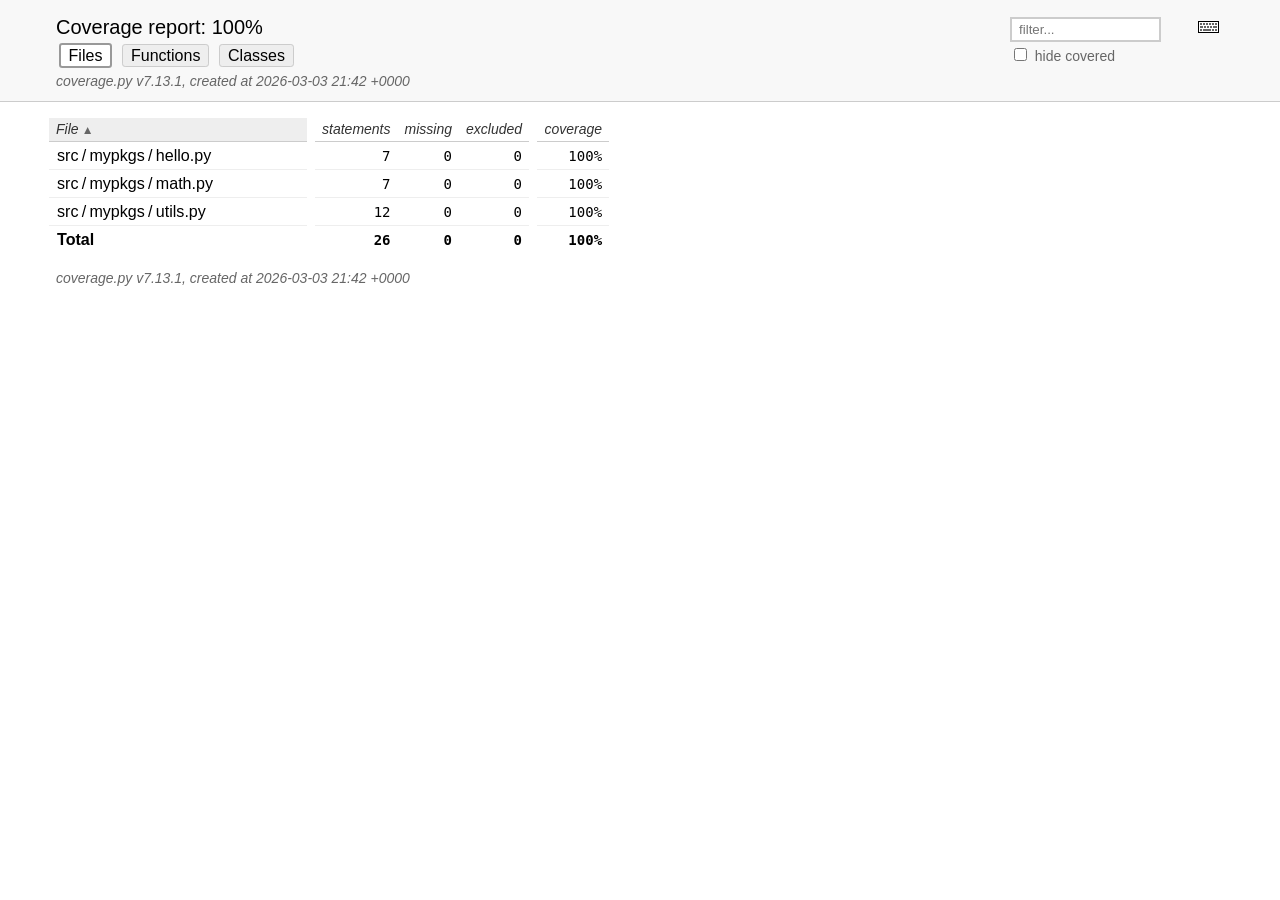
<file: htmlcov/index.html>
<!DOCTYPE html>
<html lang="en">
<head>
    <meta http-equiv="Content-Type" content="text/html; charset=utf-8">
    <title>Coverage report</title>
    <link rel="icon" sizes="32x32" href="favicon_32_cb_c827f16f.png">
    <link rel="stylesheet" href="style_cb_9ff733b0.css" type="text/css">
    <script src="coverage_html_cb_dd2e7eb5.js" defer></script>
</head>
<body class="indexfile">
<header>
    <div class="content">
        <h1>Coverage report:
            <span class="pc_cov">100%</span>
        </h1>
        <aside id="help_panel_wrapper">
            <input id="help_panel_state" type="checkbox">
            <label for="help_panel_state">
                <img id="keyboard_icon" src="keybd_closed_cb_900cfef5.png" alt="Show/hide keyboard shortcuts">
            </label>
            <div id="help_panel">
                <p class="legend">Shortcuts on this page</p>
                <div class="keyhelp">
                    <p>
                        <kbd>f</kbd>
                        <kbd>s</kbd>
                        <kbd>m</kbd>
                        <kbd>x</kbd>
                        <kbd>c</kbd>
                        &nbsp; change column sorting
                    </p>
                    <p>
                        <kbd>[</kbd>
                        <kbd>]</kbd>
                        &nbsp; prev/next file
                    </p>
                    <p>
                        <kbd>?</kbd> &nbsp; show/hide this help
                    </p>
                </div>
            </div>
        </aside>
        <form id="filter_container">
            <input id="filter" type="text" value="" placeholder="filter...">
            <div>
                <input id="hide100" type="checkbox" >
                <label for="hide100">hide covered</label>
            </div>
        </form>
        <h2>
                <a class="button current">Files</a>
                <a class="button" href="function_index.html">Functions</a>
                <a class="button" href="class_index.html">Classes</a>
        </h2>
        <p class="text">
            <a class="nav" href="https://coverage.readthedocs.io/en/7.13.1">coverage.py v7.13.1</a>,
            created at 2026-03-03 21:42 +0000
        </p>
    </div>
</header>
<main id="index">
    <table class="index" data-sortable>
        <thead>
            <tr class="tablehead" title="Click to sort">
                <th id="file" class="name" aria-sort="none" data-shortcut="f">File<span class="arrows"></span></th>
                <th class="spacer">&nbsp;</th>
                <th id="statements" aria-sort="none" data-default-sort-order="descending" data-shortcut="s">statements<span class="arrows"></span></th>
                <th id="missing" aria-sort="none" data-default-sort-order="descending" data-shortcut="m">missing<span class="arrows"></span></th>
                <th id="excluded" aria-sort="none" data-default-sort-order="descending" data-shortcut="x">excluded<span class="arrows"></span></th>
                <th class="spacer">&nbsp;</th>
                <th id="coverage" aria-sort="none" data-shortcut="c">coverage<span class="arrows"></span></th>
            </tr>
        </thead>
        <tbody>
            <tr class="region">
                <td class="name"><a href="z_d98847eb0ba44d25_hello_py.html">src&#8201;/&#8201;mypkgs&#8201;/&#8201;hello.py</a></td>
                <td class="spacer">&nbsp;</td>
                <td>7</td>
                <td>0</td>
                <td>0</td>
                <td class="spacer">&nbsp;</td>
                <td data-ratio="7 7">100%</td>
            </tr>
            <tr class="region">
                <td class="name"><a href="z_d98847eb0ba44d25_math_py.html">src&#8201;/&#8201;mypkgs&#8201;/&#8201;math.py</a></td>
                <td class="spacer">&nbsp;</td>
                <td>7</td>
                <td>0</td>
                <td>0</td>
                <td class="spacer">&nbsp;</td>
                <td data-ratio="7 7">100%</td>
            </tr>
            <tr class="region">
                <td class="name"><a href="z_d98847eb0ba44d25_utils_py.html">src&#8201;/&#8201;mypkgs&#8201;/&#8201;utils.py</a></td>
                <td class="spacer">&nbsp;</td>
                <td>12</td>
                <td>0</td>
                <td>0</td>
                <td class="spacer">&nbsp;</td>
                <td data-ratio="12 12">100%</td>
            </tr>
        </tbody>
        <tfoot>
            <tr class="total">
                <td class="name">Total</td>
                <td class="spacer">&nbsp;</td>
                <td>26</td>
                <td>0</td>
                <td>0</td>
                <td class="spacer">&nbsp;</td>
                <td data-ratio="26 26">100%</td>
            </tr>
        </tfoot>
    </table>
    <p id="no_rows">
        No items found using the specified filter.
    </p>
</main>
<footer>
    <div class="content">
        <p>
            <a class="nav" href="https://coverage.readthedocs.io/en/7.13.1">coverage.py v7.13.1</a>,
            created at 2026-03-03 21:42 +0000
        </p>
    </div>
    <aside class="hidden">
        <a id="prevFileLink" class="nav" href="z_d98847eb0ba44d25_utils_py.html"></a>
        <a id="nextFileLink" class="nav" href="z_d98847eb0ba44d25_hello_py.html"></a>
        <button type="button" class="button_prev_file" data-shortcut="["></button>
        <button type="button" class="button_next_file" data-shortcut="]"></button>
        <button type="button" class="button_show_hide_help" data-shortcut="?"></button>
    </aside>
</footer>
</body>
</html>
</file>
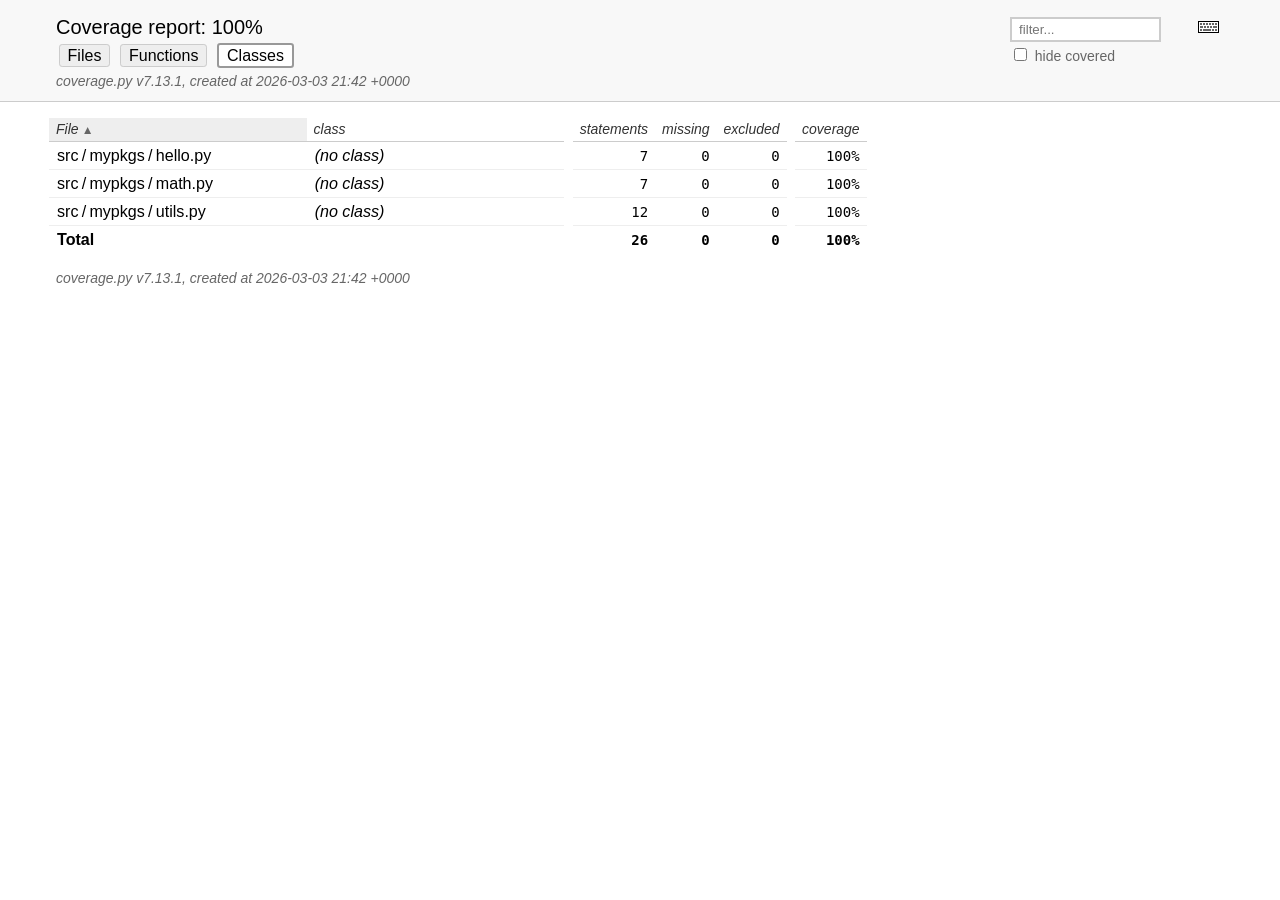
<file: htmlcov/class_index.html>
<!DOCTYPE html>
<html lang="en">
<head>
    <meta http-equiv="Content-Type" content="text/html; charset=utf-8">
    <title>Coverage report</title>
    <link rel="icon" sizes="32x32" href="favicon_32_cb_c827f16f.png">
    <link rel="stylesheet" href="style_cb_9ff733b0.css" type="text/css">
    <script src="coverage_html_cb_dd2e7eb5.js" defer></script>
</head>
<body class="indexfile">
<header>
    <div class="content">
        <h1>Coverage report:
            <span class="pc_cov">100%</span>
        </h1>
        <aside id="help_panel_wrapper">
            <input id="help_panel_state" type="checkbox">
            <label for="help_panel_state">
                <img id="keyboard_icon" src="keybd_closed_cb_900cfef5.png" alt="Show/hide keyboard shortcuts">
            </label>
            <div id="help_panel">
                <p class="legend">Shortcuts on this page</p>
                <div class="keyhelp">
                    <p>
                        <kbd>f</kbd>
                        <kbd>n</kbd>
                        <kbd>s</kbd>
                        <kbd>m</kbd>
                        <kbd>x</kbd>
                        <kbd>c</kbd>
                        &nbsp; change column sorting
                    </p>
                    <p>
                        <kbd>[</kbd>
                        <kbd>]</kbd>
                        &nbsp; prev/next file
                    </p>
                    <p>
                        <kbd>?</kbd> &nbsp; show/hide this help
                    </p>
                </div>
            </div>
        </aside>
        <form id="filter_container">
            <input id="filter" type="text" value="" placeholder="filter...">
            <div>
                <input id="hide100" type="checkbox" >
                <label for="hide100">hide covered</label>
            </div>
        </form>
        <h2>
                <a class="button" href="index.html">Files</a>
                <a class="button" href="function_index.html">Functions</a>
                <a class="button current">Classes</a>
        </h2>
        <p class="text">
            <a class="nav" href="https://coverage.readthedocs.io/en/7.13.1">coverage.py v7.13.1</a>,
            created at 2026-03-03 21:42 +0000
        </p>
    </div>
</header>
<main id="index">
    <table class="index" data-sortable>
        <thead>
            <tr class="tablehead" title="Click to sort">
                <th id="file" class="name" aria-sort="none" data-shortcut="f">File<span class="arrows"></span></th>
                <th id="region" class="name" aria-sort="none" data-default-sort-order="ascending" data-shortcut="n">class<span class="arrows"></span></th>
                <th class="spacer">&nbsp;</th>
                <th id="statements" aria-sort="none" data-default-sort-order="descending" data-shortcut="s">statements<span class="arrows"></span></th>
                <th id="missing" aria-sort="none" data-default-sort-order="descending" data-shortcut="m">missing<span class="arrows"></span></th>
                <th id="excluded" aria-sort="none" data-default-sort-order="descending" data-shortcut="x">excluded<span class="arrows"></span></th>
                <th class="spacer">&nbsp;</th>
                <th id="coverage" aria-sort="none" data-shortcut="c">coverage<span class="arrows"></span></th>
            </tr>
        </thead>
        <tbody>
            <tr class="region">
                <td class="name"><a href="z_d98847eb0ba44d25_hello_py.html">src&#8201;/&#8201;mypkgs&#8201;/&#8201;hello.py</a></td>
                <td class="name"><a href="z_d98847eb0ba44d25_hello_py.html"><data value=''><span class='no-noun'>(no class)</span></data></a></td>
                <td class="spacer">&nbsp;</td>
                <td>7</td>
                <td>0</td>
                <td>0</td>
                <td class="spacer">&nbsp;</td>
                <td data-ratio="7 7">100%</td>
            </tr>
            <tr class="region">
                <td class="name"><a href="z_d98847eb0ba44d25_math_py.html">src&#8201;/&#8201;mypkgs&#8201;/&#8201;math.py</a></td>
                <td class="name"><a href="z_d98847eb0ba44d25_math_py.html"><data value=''><span class='no-noun'>(no class)</span></data></a></td>
                <td class="spacer">&nbsp;</td>
                <td>7</td>
                <td>0</td>
                <td>0</td>
                <td class="spacer">&nbsp;</td>
                <td data-ratio="7 7">100%</td>
            </tr>
            <tr class="region">
                <td class="name"><a href="z_d98847eb0ba44d25_utils_py.html">src&#8201;/&#8201;mypkgs&#8201;/&#8201;utils.py</a></td>
                <td class="name"><a href="z_d98847eb0ba44d25_utils_py.html"><data value=''><span class='no-noun'>(no class)</span></data></a></td>
                <td class="spacer">&nbsp;</td>
                <td>12</td>
                <td>0</td>
                <td>0</td>
                <td class="spacer">&nbsp;</td>
                <td data-ratio="12 12">100%</td>
            </tr>
        </tbody>
        <tfoot>
            <tr class="total">
                <td class="name">Total</td>
                <td class="name">&nbsp;</td>
                <td class="spacer">&nbsp;</td>
                <td>26</td>
                <td>0</td>
                <td>0</td>
                <td class="spacer">&nbsp;</td>
                <td data-ratio="26 26">100%</td>
            </tr>
        </tfoot>
    </table>
    <p id="no_rows">
        No items found using the specified filter.
    </p>
</main>
<footer>
    <div class="content">
        <p>
            <a class="nav" href="https://coverage.readthedocs.io/en/7.13.1">coverage.py v7.13.1</a>,
            created at 2026-03-03 21:42 +0000
        </p>
    </div>
    <aside class="hidden">
        <a id="prevFileLink" class="nav" href=""></a>
        <a id="nextFileLink" class="nav" href=""></a>
        <button type="button" class="button_prev_file" data-shortcut="["></button>
        <button type="button" class="button_next_file" data-shortcut="]"></button>
        <button type="button" class="button_show_hide_help" data-shortcut="?"></button>
    </aside>
</footer>
</body>
</html>
</file>
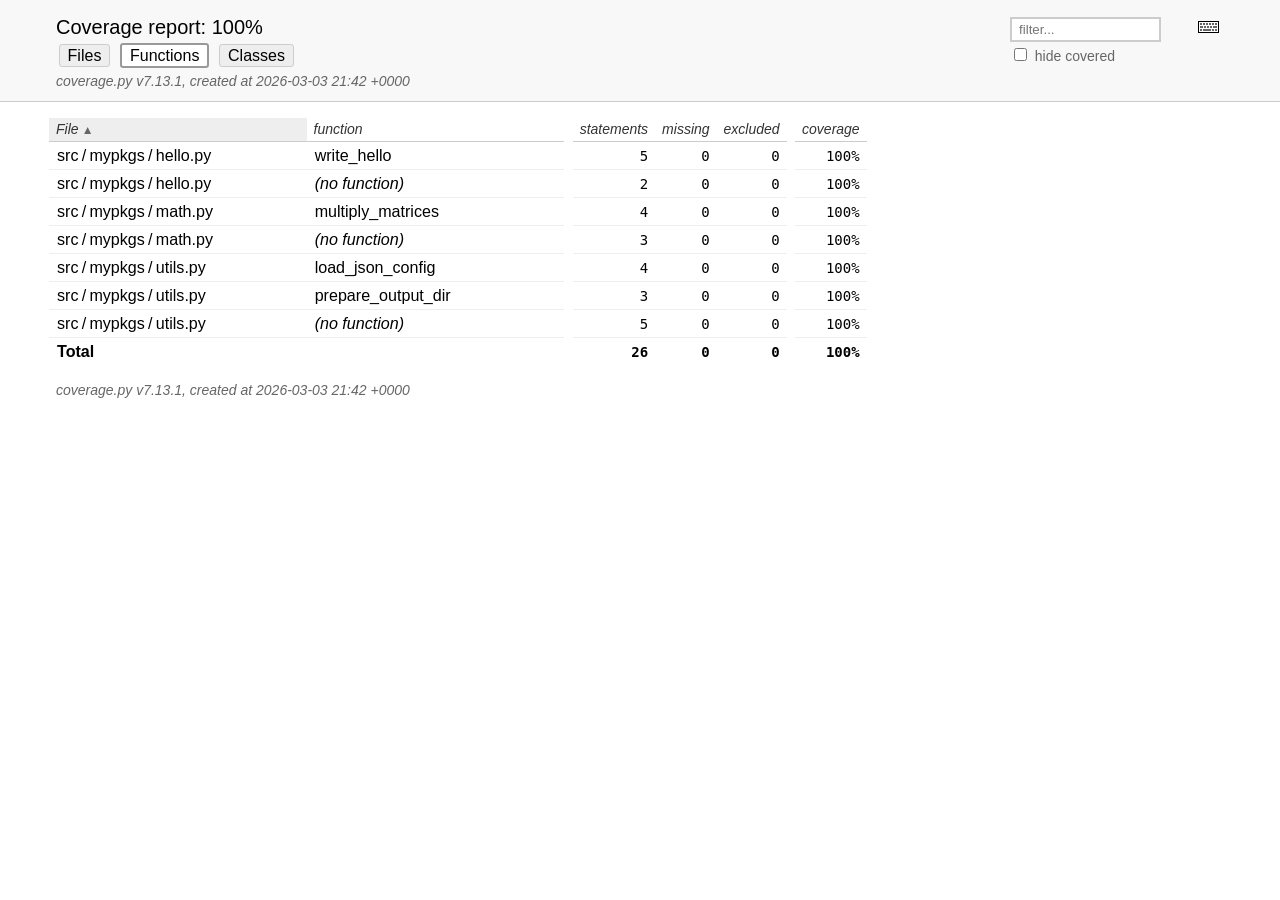
<file: htmlcov/function_index.html>
<!DOCTYPE html>
<html lang="en">
<head>
    <meta http-equiv="Content-Type" content="text/html; charset=utf-8">
    <title>Coverage report</title>
    <link rel="icon" sizes="32x32" href="favicon_32_cb_c827f16f.png">
    <link rel="stylesheet" href="style_cb_9ff733b0.css" type="text/css">
    <script src="coverage_html_cb_dd2e7eb5.js" defer></script>
</head>
<body class="indexfile">
<header>
    <div class="content">
        <h1>Coverage report:
            <span class="pc_cov">100%</span>
        </h1>
        <aside id="help_panel_wrapper">
            <input id="help_panel_state" type="checkbox">
            <label for="help_panel_state">
                <img id="keyboard_icon" src="keybd_closed_cb_900cfef5.png" alt="Show/hide keyboard shortcuts">
            </label>
            <div id="help_panel">
                <p class="legend">Shortcuts on this page</p>
                <div class="keyhelp">
                    <p>
                        <kbd>f</kbd>
                        <kbd>n</kbd>
                        <kbd>s</kbd>
                        <kbd>m</kbd>
                        <kbd>x</kbd>
                        <kbd>c</kbd>
                        &nbsp; change column sorting
                    </p>
                    <p>
                        <kbd>[</kbd>
                        <kbd>]</kbd>
                        &nbsp; prev/next file
                    </p>
                    <p>
                        <kbd>?</kbd> &nbsp; show/hide this help
                    </p>
                </div>
            </div>
        </aside>
        <form id="filter_container">
            <input id="filter" type="text" value="" placeholder="filter...">
            <div>
                <input id="hide100" type="checkbox" >
                <label for="hide100">hide covered</label>
            </div>
        </form>
        <h2>
                <a class="button" href="index.html">Files</a>
                <a class="button current">Functions</a>
                <a class="button" href="class_index.html">Classes</a>
        </h2>
        <p class="text">
            <a class="nav" href="https://coverage.readthedocs.io/en/7.13.1">coverage.py v7.13.1</a>,
            created at 2026-03-03 21:42 +0000
        </p>
    </div>
</header>
<main id="index">
    <table class="index" data-sortable>
        <thead>
            <tr class="tablehead" title="Click to sort">
                <th id="file" class="name" aria-sort="none" data-shortcut="f">File<span class="arrows"></span></th>
                <th id="region" class="name" aria-sort="none" data-default-sort-order="ascending" data-shortcut="n">function<span class="arrows"></span></th>
                <th class="spacer">&nbsp;</th>
                <th id="statements" aria-sort="none" data-default-sort-order="descending" data-shortcut="s">statements<span class="arrows"></span></th>
                <th id="missing" aria-sort="none" data-default-sort-order="descending" data-shortcut="m">missing<span class="arrows"></span></th>
                <th id="excluded" aria-sort="none" data-default-sort-order="descending" data-shortcut="x">excluded<span class="arrows"></span></th>
                <th class="spacer">&nbsp;</th>
                <th id="coverage" aria-sort="none" data-shortcut="c">coverage<span class="arrows"></span></th>
            </tr>
        </thead>
        <tbody>
            <tr class="region">
                <td class="name"><a href="z_d98847eb0ba44d25_hello_py.html#t11">src&#8201;/&#8201;mypkgs&#8201;/&#8201;hello.py</a></td>
                <td class="name"><a href="z_d98847eb0ba44d25_hello_py.html#t11"><data value='write_hello'>write_hello</data></a></td>
                <td class="spacer">&nbsp;</td>
                <td>5</td>
                <td>0</td>
                <td>0</td>
                <td class="spacer">&nbsp;</td>
                <td data-ratio="5 5">100%</td>
            </tr>
            <tr class="region">
                <td class="name"><a href="z_d98847eb0ba44d25_hello_py.html">src&#8201;/&#8201;mypkgs&#8201;/&#8201;hello.py</a></td>
                <td class="name"><a href="z_d98847eb0ba44d25_hello_py.html"><data value=''><span class='no-noun'>(no function)</span></data></a></td>
                <td class="spacer">&nbsp;</td>
                <td>2</td>
                <td>0</td>
                <td>0</td>
                <td class="spacer">&nbsp;</td>
                <td data-ratio="2 2">100%</td>
            </tr>
            <tr class="region">
                <td class="name"><a href="z_d98847eb0ba44d25_math_py.html#t9">src&#8201;/&#8201;mypkgs&#8201;/&#8201;math.py</a></td>
                <td class="name"><a href="z_d98847eb0ba44d25_math_py.html#t9"><data value='multiply_matrices'>multiply_matrices</data></a></td>
                <td class="spacer">&nbsp;</td>
                <td>4</td>
                <td>0</td>
                <td>0</td>
                <td class="spacer">&nbsp;</td>
                <td data-ratio="4 4">100%</td>
            </tr>
            <tr class="region">
                <td class="name"><a href="z_d98847eb0ba44d25_math_py.html">src&#8201;/&#8201;mypkgs&#8201;/&#8201;math.py</a></td>
                <td class="name"><a href="z_d98847eb0ba44d25_math_py.html"><data value=''><span class='no-noun'>(no function)</span></data></a></td>
                <td class="spacer">&nbsp;</td>
                <td>3</td>
                <td>0</td>
                <td>0</td>
                <td class="spacer">&nbsp;</td>
                <td data-ratio="3 3">100%</td>
            </tr>
            <tr class="region">
                <td class="name"><a href="z_d98847eb0ba44d25_utils_py.html#t13">src&#8201;/&#8201;mypkgs&#8201;/&#8201;utils.py</a></td>
                <td class="name"><a href="z_d98847eb0ba44d25_utils_py.html#t13"><data value='load_json_config'>load_json_config</data></a></td>
                <td class="spacer">&nbsp;</td>
                <td>4</td>
                <td>0</td>
                <td>0</td>
                <td class="spacer">&nbsp;</td>
                <td data-ratio="4 4">100%</td>
            </tr>
            <tr class="region">
                <td class="name"><a href="z_d98847eb0ba44d25_utils_py.html#t53">src&#8201;/&#8201;mypkgs&#8201;/&#8201;utils.py</a></td>
                <td class="name"><a href="z_d98847eb0ba44d25_utils_py.html#t53"><data value='prepare_output_dir'>prepare_output_dir</data></a></td>
                <td class="spacer">&nbsp;</td>
                <td>3</td>
                <td>0</td>
                <td>0</td>
                <td class="spacer">&nbsp;</td>
                <td data-ratio="3 3">100%</td>
            </tr>
            <tr class="region">
                <td class="name"><a href="z_d98847eb0ba44d25_utils_py.html">src&#8201;/&#8201;mypkgs&#8201;/&#8201;utils.py</a></td>
                <td class="name"><a href="z_d98847eb0ba44d25_utils_py.html"><data value=''><span class='no-noun'>(no function)</span></data></a></td>
                <td class="spacer">&nbsp;</td>
                <td>5</td>
                <td>0</td>
                <td>0</td>
                <td class="spacer">&nbsp;</td>
                <td data-ratio="5 5">100%</td>
            </tr>
        </tbody>
        <tfoot>
            <tr class="total">
                <td class="name">Total</td>
                <td class="name">&nbsp;</td>
                <td class="spacer">&nbsp;</td>
                <td>26</td>
                <td>0</td>
                <td>0</td>
                <td class="spacer">&nbsp;</td>
                <td data-ratio="26 26">100%</td>
            </tr>
        </tfoot>
    </table>
    <p id="no_rows">
        No items found using the specified filter.
    </p>
</main>
<footer>
    <div class="content">
        <p>
            <a class="nav" href="https://coverage.readthedocs.io/en/7.13.1">coverage.py v7.13.1</a>,
            created at 2026-03-03 21:42 +0000
        </p>
    </div>
    <aside class="hidden">
        <a id="prevFileLink" class="nav" href=""></a>
        <a id="nextFileLink" class="nav" href=""></a>
        <button type="button" class="button_prev_file" data-shortcut="["></button>
        <button type="button" class="button_next_file" data-shortcut="]"></button>
        <button type="button" class="button_show_hide_help" data-shortcut="?"></button>
    </aside>
</footer>
</body>
</html>
</file>
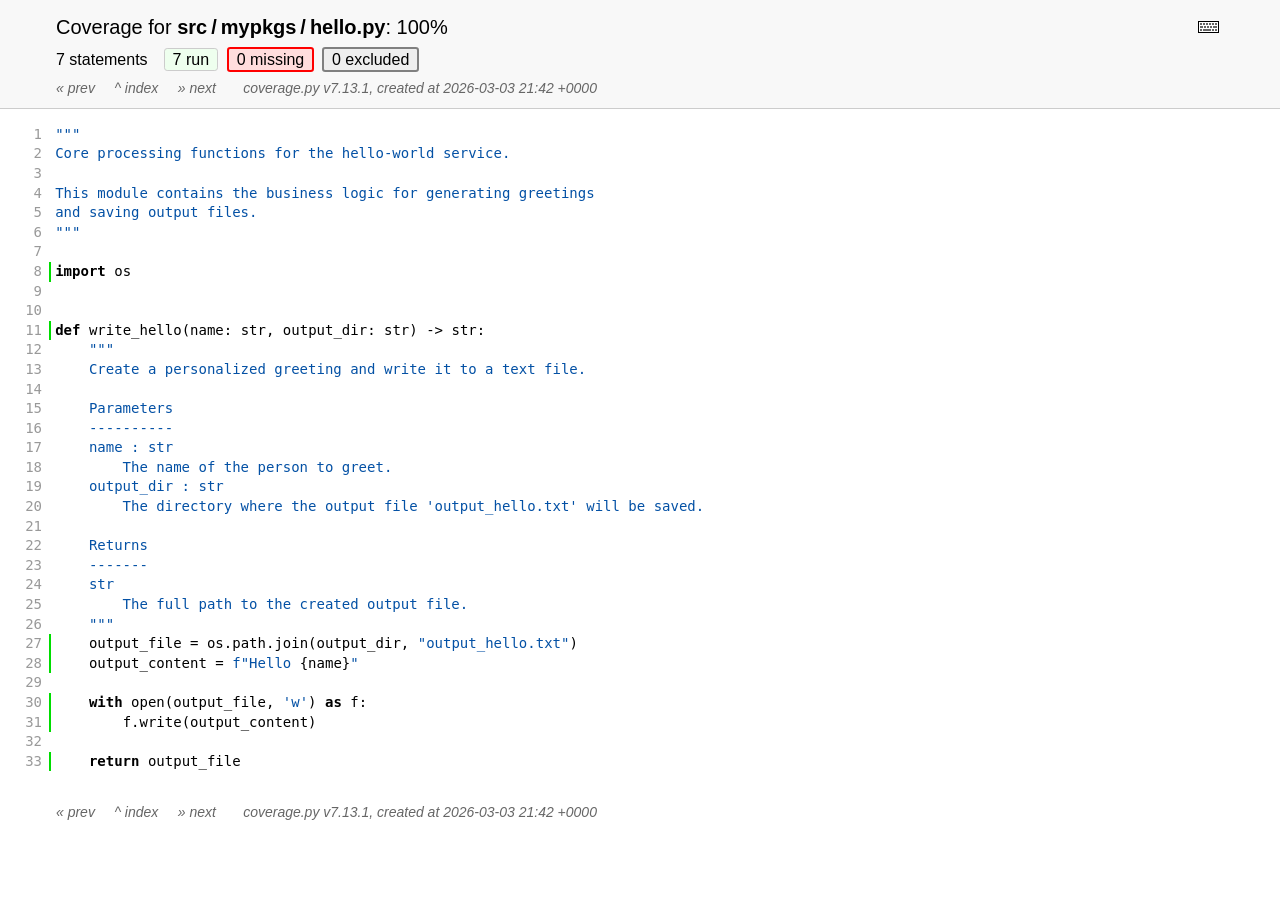
<file: htmlcov/z_d98847eb0ba44d25_hello_py.html>
<!DOCTYPE html>
<html lang="en">
<head>
    <meta http-equiv="Content-Type" content="text/html; charset=utf-8">
    <title>Coverage for src/mypkgs/hello.py: 100%</title>
    <link rel="icon" sizes="32x32" href="favicon_32_cb_c827f16f.png">
    <link rel="stylesheet" href="style_cb_9ff733b0.css" type="text/css">
    <script src="coverage_html_cb_dd2e7eb5.js" defer></script>
</head>
<body class="pyfile">
<header>
    <div class="content">
        <h1>
            <span class="text">Coverage for </span><b>src&#8201;/&#8201;mypkgs&#8201;/&#8201;hello.py</b>:
            <span class="pc_cov">100%</span>
        </h1>
        <aside id="help_panel_wrapper">
            <input id="help_panel_state" type="checkbox">
            <label for="help_panel_state">
                <img id="keyboard_icon" src="keybd_closed_cb_900cfef5.png" alt="Show/hide keyboard shortcuts">
            </label>
            <div id="help_panel">
                <p class="legend">Shortcuts on this page</p>
                <div class="keyhelp">
                    <p>
                        <kbd>r</kbd>
                        <kbd>m</kbd>
                        <kbd>x</kbd>
                        &nbsp; toggle line displays
                    </p>
                    <p>
                        <kbd>j</kbd>
                        <kbd>k</kbd>
                        &nbsp; next/prev highlighted chunk
                    </p>
                    <p>
                        <kbd>0</kbd> &nbsp; (zero) top of page
                    </p>
                    <p>
                        <kbd>1</kbd> &nbsp; (one) first highlighted chunk
                    </p>
                    <p>
                        <kbd>[</kbd>
                        <kbd>]</kbd>
                        &nbsp; prev/next file
                    </p>
                    <p>
                        <kbd>u</kbd> &nbsp; up to the index
                    </p>
                    <p>
                        <kbd>?</kbd> &nbsp; show/hide this help
                    </p>
                </div>
            </div>
        </aside>
        <h2>
            <span class="text">7 statements &nbsp;</span>
            <button type="button" class="run button_toggle_run" value="run" data-shortcut="r" title="Toggle lines run">7<span class="text"> run</span></button>
            <button type="button" class="mis show_mis button_toggle_mis" value="mis" data-shortcut="m" title="Toggle lines missing">0<span class="text"> missing</span></button>
            <button type="button" class="exc show_exc button_toggle_exc" value="exc" data-shortcut="x" title="Toggle lines excluded">0<span class="text"> excluded</span></button>
        </h2>
        <p class="text">
            <a id="prevFileLink" class="nav" href="index.html">&#xab; prev</a> &nbsp; &nbsp;
            <a id="indexLink" class="nav" href="index.html">&Hat; index</a> &nbsp; &nbsp;
            <a id="nextFileLink" class="nav" href="z_d98847eb0ba44d25_math_py.html">&#xbb; next</a>
            &nbsp; &nbsp; &nbsp;
            <a class="nav" href="https://coverage.readthedocs.io/en/7.13.1">coverage.py v7.13.1</a>,
            created at 2026-03-03 21:42 +0000
        </p>
        <aside class="hidden">
            <button type="button" class="button_next_chunk" data-shortcut="j"></button>
            <button type="button" class="button_prev_chunk" data-shortcut="k"></button>
            <button type="button" class="button_top_of_page" data-shortcut="0"></button>
            <button type="button" class="button_first_chunk" data-shortcut="1"></button>
            <button type="button" class="button_prev_file" data-shortcut="["></button>
            <button type="button" class="button_next_file" data-shortcut="]"></button>
            <button type="button" class="button_to_index" data-shortcut="u"></button>
            <button type="button" class="button_show_hide_help" data-shortcut="?"></button>
        </aside>
    </div>
</header>
<main id="source">
    <p class="pln"><span class="n"><a id="t1" href="#t1">1</a></span><span class="t"><span class="str">"""</span>&nbsp;</span><span class="r"></span></p>
    <p class="pln"><span class="n"><a id="t2" href="#t2">2</a></span><span class="t"><span class="str">Core processing functions for the hello-world service.</span>&nbsp;</span><span class="r"></span></p>
    <p class="pln"><span class="n"><a id="t3" href="#t3">3</a></span><span class="t">&nbsp;</span><span class="r"></span></p>
    <p class="pln"><span class="n"><a id="t4" href="#t4">4</a></span><span class="t"><span class="str">This module contains the business logic for generating greetings</span>&nbsp;</span><span class="r"></span></p>
    <p class="pln"><span class="n"><a id="t5" href="#t5">5</a></span><span class="t"><span class="str">and saving output files.</span>&nbsp;</span><span class="r"></span></p>
    <p class="pln"><span class="n"><a id="t6" href="#t6">6</a></span><span class="t"><span class="str">"""</span>&nbsp;</span><span class="r"></span></p>
    <p class="pln"><span class="n"><a id="t7" href="#t7">7</a></span><span class="t">&nbsp;</span><span class="r"></span></p>
    <p class="run"><span class="n"><a id="t8" href="#t8">8</a></span><span class="t"><span class="key">import</span> <span class="nam">os</span>&nbsp;</span><span class="r"></span></p>
    <p class="pln"><span class="n"><a id="t9" href="#t9">9</a></span><span class="t">&nbsp;</span><span class="r"></span></p>
    <p class="pln"><span class="n"><a id="t10" href="#t10">10</a></span><span class="t">&nbsp;</span><span class="r"></span></p>
    <p class="run"><span class="n"><a id="t11" href="#t11">11</a></span><span class="t"><span class="key">def</span> <span class="nam">write_hello</span><span class="op">(</span><span class="nam">name</span><span class="op">:</span> <span class="nam">str</span><span class="op">,</span> <span class="nam">output_dir</span><span class="op">:</span> <span class="nam">str</span><span class="op">)</span> <span class="op">-></span> <span class="nam">str</span><span class="op">:</span>&nbsp;</span><span class="r"></span></p>
    <p class="pln"><span class="n"><a id="t12" href="#t12">12</a></span><span class="t">    <span class="str">"""</span>&nbsp;</span><span class="r"></span></p>
    <p class="pln"><span class="n"><a id="t13" href="#t13">13</a></span><span class="t"><span class="str">    Create a personalized greeting and write it to a text file.</span>&nbsp;</span><span class="r"></span></p>
    <p class="pln"><span class="n"><a id="t14" href="#t14">14</a></span><span class="t">&nbsp;</span><span class="r"></span></p>
    <p class="pln"><span class="n"><a id="t15" href="#t15">15</a></span><span class="t"><span class="str">    Parameters</span>&nbsp;</span><span class="r"></span></p>
    <p class="pln"><span class="n"><a id="t16" href="#t16">16</a></span><span class="t"><span class="str">    ----------</span>&nbsp;</span><span class="r"></span></p>
    <p class="pln"><span class="n"><a id="t17" href="#t17">17</a></span><span class="t"><span class="str">    name : str</span>&nbsp;</span><span class="r"></span></p>
    <p class="pln"><span class="n"><a id="t18" href="#t18">18</a></span><span class="t"><span class="str">        The name of the person to greet.</span>&nbsp;</span><span class="r"></span></p>
    <p class="pln"><span class="n"><a id="t19" href="#t19">19</a></span><span class="t"><span class="str">    output_dir : str</span>&nbsp;</span><span class="r"></span></p>
    <p class="pln"><span class="n"><a id="t20" href="#t20">20</a></span><span class="t"><span class="str">        The directory where the output file 'output_hello.txt' will be saved.</span>&nbsp;</span><span class="r"></span></p>
    <p class="pln"><span class="n"><a id="t21" href="#t21">21</a></span><span class="t">&nbsp;</span><span class="r"></span></p>
    <p class="pln"><span class="n"><a id="t22" href="#t22">22</a></span><span class="t"><span class="str">    Returns</span>&nbsp;</span><span class="r"></span></p>
    <p class="pln"><span class="n"><a id="t23" href="#t23">23</a></span><span class="t"><span class="str">    -------</span>&nbsp;</span><span class="r"></span></p>
    <p class="pln"><span class="n"><a id="t24" href="#t24">24</a></span><span class="t"><span class="str">    str</span>&nbsp;</span><span class="r"></span></p>
    <p class="pln"><span class="n"><a id="t25" href="#t25">25</a></span><span class="t"><span class="str">        The full path to the created output file.</span>&nbsp;</span><span class="r"></span></p>
    <p class="pln"><span class="n"><a id="t26" href="#t26">26</a></span><span class="t"><span class="str">    """</span>&nbsp;</span><span class="r"></span></p>
    <p class="run"><span class="n"><a id="t27" href="#t27">27</a></span><span class="t">    <span class="nam">output_file</span> <span class="op">=</span> <span class="nam">os</span><span class="op">.</span><span class="nam">path</span><span class="op">.</span><span class="nam">join</span><span class="op">(</span><span class="nam">output_dir</span><span class="op">,</span> <span class="str">"output_hello.txt"</span><span class="op">)</span>&nbsp;</span><span class="r"></span></p>
    <p class="run"><span class="n"><a id="t28" href="#t28">28</a></span><span class="t">    <span class="nam">output_content</span> <span class="op">=</span> <span class="fst">f"</span><span class="fst">Hello </span><span class="op">{</span><span class="nam">name</span><span class="op">}</span><span class="fst">"</span>&nbsp;</span><span class="r"></span></p>
    <p class="pln"><span class="n"><a id="t29" href="#t29">29</a></span><span class="t">&nbsp;</span><span class="r"></span></p>
    <p class="run"><span class="n"><a id="t30" href="#t30">30</a></span><span class="t">    <span class="key">with</span> <span class="nam">open</span><span class="op">(</span><span class="nam">output_file</span><span class="op">,</span> <span class="str">'w'</span><span class="op">)</span> <span class="key">as</span> <span class="nam">f</span><span class="op">:</span>&nbsp;</span><span class="r"></span></p>
    <p class="run"><span class="n"><a id="t31" href="#t31">31</a></span><span class="t">        <span class="nam">f</span><span class="op">.</span><span class="nam">write</span><span class="op">(</span><span class="nam">output_content</span><span class="op">)</span>&nbsp;</span><span class="r"></span></p>
    <p class="pln"><span class="n"><a id="t32" href="#t32">32</a></span><span class="t">&nbsp;</span><span class="r"></span></p>
    <p class="run"><span class="n"><a id="t33" href="#t33">33</a></span><span class="t">    <span class="key">return</span> <span class="nam">output_file</span>&nbsp;</span><span class="r"></span></p>
</main>
<footer>
    <div class="content">
        <p>
            <a class="nav" href="index.html">&#xab; prev</a> &nbsp; &nbsp;
            <a class="nav" href="index.html">&Hat; index</a> &nbsp; &nbsp;
            <a class="nav" href="z_d98847eb0ba44d25_math_py.html">&#xbb; next</a>
            &nbsp; &nbsp; &nbsp;
            <a class="nav" href="https://coverage.readthedocs.io/en/7.13.1">coverage.py v7.13.1</a>,
            created at 2026-03-03 21:42 +0000
        </p>
    </div>
</footer>
</body>
</html>
</file>
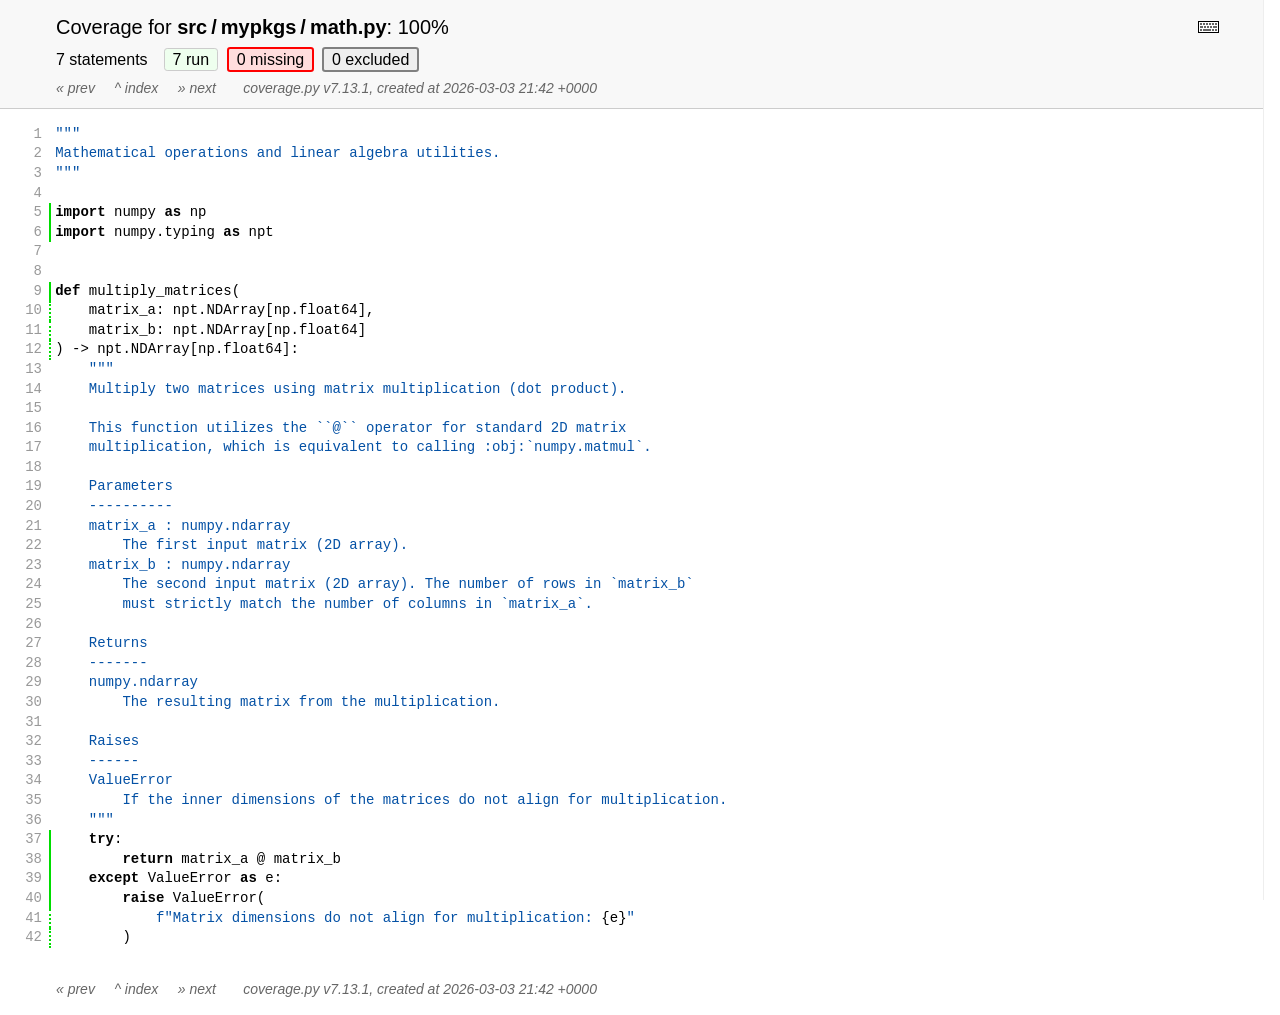
<file: htmlcov/z_d98847eb0ba44d25_math_py.html>
<!DOCTYPE html>
<html lang="en">
<head>
    <meta http-equiv="Content-Type" content="text/html; charset=utf-8">
    <title>Coverage for src/mypkgs/math.py: 100%</title>
    <link rel="icon" sizes="32x32" href="favicon_32_cb_c827f16f.png">
    <link rel="stylesheet" href="style_cb_9ff733b0.css" type="text/css">
    <script src="coverage_html_cb_dd2e7eb5.js" defer></script>
</head>
<body class="pyfile">
<header>
    <div class="content">
        <h1>
            <span class="text">Coverage for </span><b>src&#8201;/&#8201;mypkgs&#8201;/&#8201;math.py</b>:
            <span class="pc_cov">100%</span>
        </h1>
        <aside id="help_panel_wrapper">
            <input id="help_panel_state" type="checkbox">
            <label for="help_panel_state">
                <img id="keyboard_icon" src="keybd_closed_cb_900cfef5.png" alt="Show/hide keyboard shortcuts">
            </label>
            <div id="help_panel">
                <p class="legend">Shortcuts on this page</p>
                <div class="keyhelp">
                    <p>
                        <kbd>r</kbd>
                        <kbd>m</kbd>
                        <kbd>x</kbd>
                        &nbsp; toggle line displays
                    </p>
                    <p>
                        <kbd>j</kbd>
                        <kbd>k</kbd>
                        &nbsp; next/prev highlighted chunk
                    </p>
                    <p>
                        <kbd>0</kbd> &nbsp; (zero) top of page
                    </p>
                    <p>
                        <kbd>1</kbd> &nbsp; (one) first highlighted chunk
                    </p>
                    <p>
                        <kbd>[</kbd>
                        <kbd>]</kbd>
                        &nbsp; prev/next file
                    </p>
                    <p>
                        <kbd>u</kbd> &nbsp; up to the index
                    </p>
                    <p>
                        <kbd>?</kbd> &nbsp; show/hide this help
                    </p>
                </div>
            </div>
        </aside>
        <h2>
            <span class="text">7 statements &nbsp;</span>
            <button type="button" class="run button_toggle_run" value="run" data-shortcut="r" title="Toggle lines run">7<span class="text"> run</span></button>
            <button type="button" class="mis show_mis button_toggle_mis" value="mis" data-shortcut="m" title="Toggle lines missing">0<span class="text"> missing</span></button>
            <button type="button" class="exc show_exc button_toggle_exc" value="exc" data-shortcut="x" title="Toggle lines excluded">0<span class="text"> excluded</span></button>
        </h2>
        <p class="text">
            <a id="prevFileLink" class="nav" href="z_d98847eb0ba44d25_hello_py.html">&#xab; prev</a> &nbsp; &nbsp;
            <a id="indexLink" class="nav" href="index.html">&Hat; index</a> &nbsp; &nbsp;
            <a id="nextFileLink" class="nav" href="z_d98847eb0ba44d25_utils_py.html">&#xbb; next</a>
            &nbsp; &nbsp; &nbsp;
            <a class="nav" href="https://coverage.readthedocs.io/en/7.13.1">coverage.py v7.13.1</a>,
            created at 2026-03-03 21:42 +0000
        </p>
        <aside class="hidden">
            <button type="button" class="button_next_chunk" data-shortcut="j"></button>
            <button type="button" class="button_prev_chunk" data-shortcut="k"></button>
            <button type="button" class="button_top_of_page" data-shortcut="0"></button>
            <button type="button" class="button_first_chunk" data-shortcut="1"></button>
            <button type="button" class="button_prev_file" data-shortcut="["></button>
            <button type="button" class="button_next_file" data-shortcut="]"></button>
            <button type="button" class="button_to_index" data-shortcut="u"></button>
            <button type="button" class="button_show_hide_help" data-shortcut="?"></button>
        </aside>
    </div>
</header>
<main id="source">
    <p class="pln"><span class="n"><a id="t1" href="#t1">1</a></span><span class="t"><span class="str">"""</span>&nbsp;</span><span class="r"></span></p>
    <p class="pln"><span class="n"><a id="t2" href="#t2">2</a></span><span class="t"><span class="str">Mathematical operations and linear algebra utilities.</span>&nbsp;</span><span class="r"></span></p>
    <p class="pln"><span class="n"><a id="t3" href="#t3">3</a></span><span class="t"><span class="str">"""</span>&nbsp;</span><span class="r"></span></p>
    <p class="pln"><span class="n"><a id="t4" href="#t4">4</a></span><span class="t">&nbsp;</span><span class="r"></span></p>
    <p class="run"><span class="n"><a id="t5" href="#t5">5</a></span><span class="t"><span class="key">import</span> <span class="nam">numpy</span> <span class="key">as</span> <span class="nam">np</span>&nbsp;</span><span class="r"></span></p>
    <p class="run"><span class="n"><a id="t6" href="#t6">6</a></span><span class="t"><span class="key">import</span> <span class="nam">numpy</span><span class="op">.</span><span class="nam">typing</span> <span class="key">as</span> <span class="nam">npt</span>&nbsp;</span><span class="r"></span></p>
    <p class="pln"><span class="n"><a id="t7" href="#t7">7</a></span><span class="t">&nbsp;</span><span class="r"></span></p>
    <p class="pln"><span class="n"><a id="t8" href="#t8">8</a></span><span class="t">&nbsp;</span><span class="r"></span></p>
    <p class="run"><span class="n"><a id="t9" href="#t9">9</a></span><span class="t"><span class="key">def</span> <span class="nam">multiply_matrices</span><span class="op">(</span>&nbsp;</span><span class="r"></span></p>
    <p class="run run2"><span class="n"><a id="t10" href="#t10">10</a></span><span class="t">    <span class="nam">matrix_a</span><span class="op">:</span> <span class="nam">npt</span><span class="op">.</span><span class="nam">NDArray</span><span class="op">[</span><span class="nam">np</span><span class="op">.</span><span class="nam">float64</span><span class="op">]</span><span class="op">,</span>&nbsp;</span><span class="r"></span></p>
    <p class="run run2"><span class="n"><a id="t11" href="#t11">11</a></span><span class="t">    <span class="nam">matrix_b</span><span class="op">:</span> <span class="nam">npt</span><span class="op">.</span><span class="nam">NDArray</span><span class="op">[</span><span class="nam">np</span><span class="op">.</span><span class="nam">float64</span><span class="op">]</span>&nbsp;</span><span class="r"></span></p>
    <p class="run run2"><span class="n"><a id="t12" href="#t12">12</a></span><span class="t"><span class="op">)</span> <span class="op">-></span> <span class="nam">npt</span><span class="op">.</span><span class="nam">NDArray</span><span class="op">[</span><span class="nam">np</span><span class="op">.</span><span class="nam">float64</span><span class="op">]</span><span class="op">:</span>&nbsp;</span><span class="r"></span></p>
    <p class="pln"><span class="n"><a id="t13" href="#t13">13</a></span><span class="t">    <span class="str">"""</span>&nbsp;</span><span class="r"></span></p>
    <p class="pln"><span class="n"><a id="t14" href="#t14">14</a></span><span class="t"><span class="str">    Multiply two matrices using matrix multiplication (dot product).</span>&nbsp;</span><span class="r"></span></p>
    <p class="pln"><span class="n"><a id="t15" href="#t15">15</a></span><span class="t">&nbsp;</span><span class="r"></span></p>
    <p class="pln"><span class="n"><a id="t16" href="#t16">16</a></span><span class="t"><span class="str">    This function utilizes the ``@`` operator for standard 2D matrix</span>&nbsp;</span><span class="r"></span></p>
    <p class="pln"><span class="n"><a id="t17" href="#t17">17</a></span><span class="t"><span class="str">    multiplication, which is equivalent to calling :obj:`numpy.matmul`.</span>&nbsp;</span><span class="r"></span></p>
    <p class="pln"><span class="n"><a id="t18" href="#t18">18</a></span><span class="t">&nbsp;</span><span class="r"></span></p>
    <p class="pln"><span class="n"><a id="t19" href="#t19">19</a></span><span class="t"><span class="str">    Parameters</span>&nbsp;</span><span class="r"></span></p>
    <p class="pln"><span class="n"><a id="t20" href="#t20">20</a></span><span class="t"><span class="str">    ----------</span>&nbsp;</span><span class="r"></span></p>
    <p class="pln"><span class="n"><a id="t21" href="#t21">21</a></span><span class="t"><span class="str">    matrix_a : numpy.ndarray</span>&nbsp;</span><span class="r"></span></p>
    <p class="pln"><span class="n"><a id="t22" href="#t22">22</a></span><span class="t"><span class="str">        The first input matrix (2D array).</span>&nbsp;</span><span class="r"></span></p>
    <p class="pln"><span class="n"><a id="t23" href="#t23">23</a></span><span class="t"><span class="str">    matrix_b : numpy.ndarray</span>&nbsp;</span><span class="r"></span></p>
    <p class="pln"><span class="n"><a id="t24" href="#t24">24</a></span><span class="t"><span class="str">        The second input matrix (2D array). The number of rows in `matrix_b`</span>&nbsp;</span><span class="r"></span></p>
    <p class="pln"><span class="n"><a id="t25" href="#t25">25</a></span><span class="t"><span class="str">        must strictly match the number of columns in `matrix_a`.</span>&nbsp;</span><span class="r"></span></p>
    <p class="pln"><span class="n"><a id="t26" href="#t26">26</a></span><span class="t">&nbsp;</span><span class="r"></span></p>
    <p class="pln"><span class="n"><a id="t27" href="#t27">27</a></span><span class="t"><span class="str">    Returns</span>&nbsp;</span><span class="r"></span></p>
    <p class="pln"><span class="n"><a id="t28" href="#t28">28</a></span><span class="t"><span class="str">    -------</span>&nbsp;</span><span class="r"></span></p>
    <p class="pln"><span class="n"><a id="t29" href="#t29">29</a></span><span class="t"><span class="str">    numpy.ndarray</span>&nbsp;</span><span class="r"></span></p>
    <p class="pln"><span class="n"><a id="t30" href="#t30">30</a></span><span class="t"><span class="str">        The resulting matrix from the multiplication.</span>&nbsp;</span><span class="r"></span></p>
    <p class="pln"><span class="n"><a id="t31" href="#t31">31</a></span><span class="t">&nbsp;</span><span class="r"></span></p>
    <p class="pln"><span class="n"><a id="t32" href="#t32">32</a></span><span class="t"><span class="str">    Raises</span>&nbsp;</span><span class="r"></span></p>
    <p class="pln"><span class="n"><a id="t33" href="#t33">33</a></span><span class="t"><span class="str">    ------</span>&nbsp;</span><span class="r"></span></p>
    <p class="pln"><span class="n"><a id="t34" href="#t34">34</a></span><span class="t"><span class="str">    ValueError</span>&nbsp;</span><span class="r"></span></p>
    <p class="pln"><span class="n"><a id="t35" href="#t35">35</a></span><span class="t"><span class="str">        If the inner dimensions of the matrices do not align for multiplication.</span>&nbsp;</span><span class="r"></span></p>
    <p class="pln"><span class="n"><a id="t36" href="#t36">36</a></span><span class="t"><span class="str">    """</span>&nbsp;</span><span class="r"></span></p>
    <p class="run"><span class="n"><a id="t37" href="#t37">37</a></span><span class="t">    <span class="key">try</span><span class="op">:</span>&nbsp;</span><span class="r"></span></p>
    <p class="run"><span class="n"><a id="t38" href="#t38">38</a></span><span class="t">        <span class="key">return</span> <span class="nam">matrix_a</span> <span class="op">@</span> <span class="nam">matrix_b</span>&nbsp;</span><span class="r"></span></p>
    <p class="run"><span class="n"><a id="t39" href="#t39">39</a></span><span class="t">    <span class="key">except</span> <span class="nam">ValueError</span> <span class="key">as</span> <span class="nam">e</span><span class="op">:</span>&nbsp;</span><span class="r"></span></p>
    <p class="run"><span class="n"><a id="t40" href="#t40">40</a></span><span class="t">        <span class="key">raise</span> <span class="nam">ValueError</span><span class="op">(</span>&nbsp;</span><span class="r"></span></p>
    <p class="run run2"><span class="n"><a id="t41" href="#t41">41</a></span><span class="t">            <span class="fst">f"</span><span class="fst">Matrix dimensions do not align for multiplication: </span><span class="op">{</span><span class="nam">e</span><span class="op">}</span><span class="fst">"</span>&nbsp;</span><span class="r"></span></p>
    <p class="run run2"><span class="n"><a id="t42" href="#t42">42</a></span><span class="t">        <span class="op">)</span>&nbsp;</span><span class="r"></span></p>
</main>
<footer>
    <div class="content">
        <p>
            <a class="nav" href="z_d98847eb0ba44d25_hello_py.html">&#xab; prev</a> &nbsp; &nbsp;
            <a class="nav" href="index.html">&Hat; index</a> &nbsp; &nbsp;
            <a class="nav" href="z_d98847eb0ba44d25_utils_py.html">&#xbb; next</a>
            &nbsp; &nbsp; &nbsp;
            <a class="nav" href="https://coverage.readthedocs.io/en/7.13.1">coverage.py v7.13.1</a>,
            created at 2026-03-03 21:42 +0000
        </p>
    </div>
</footer>
</body>
</html>
</file>
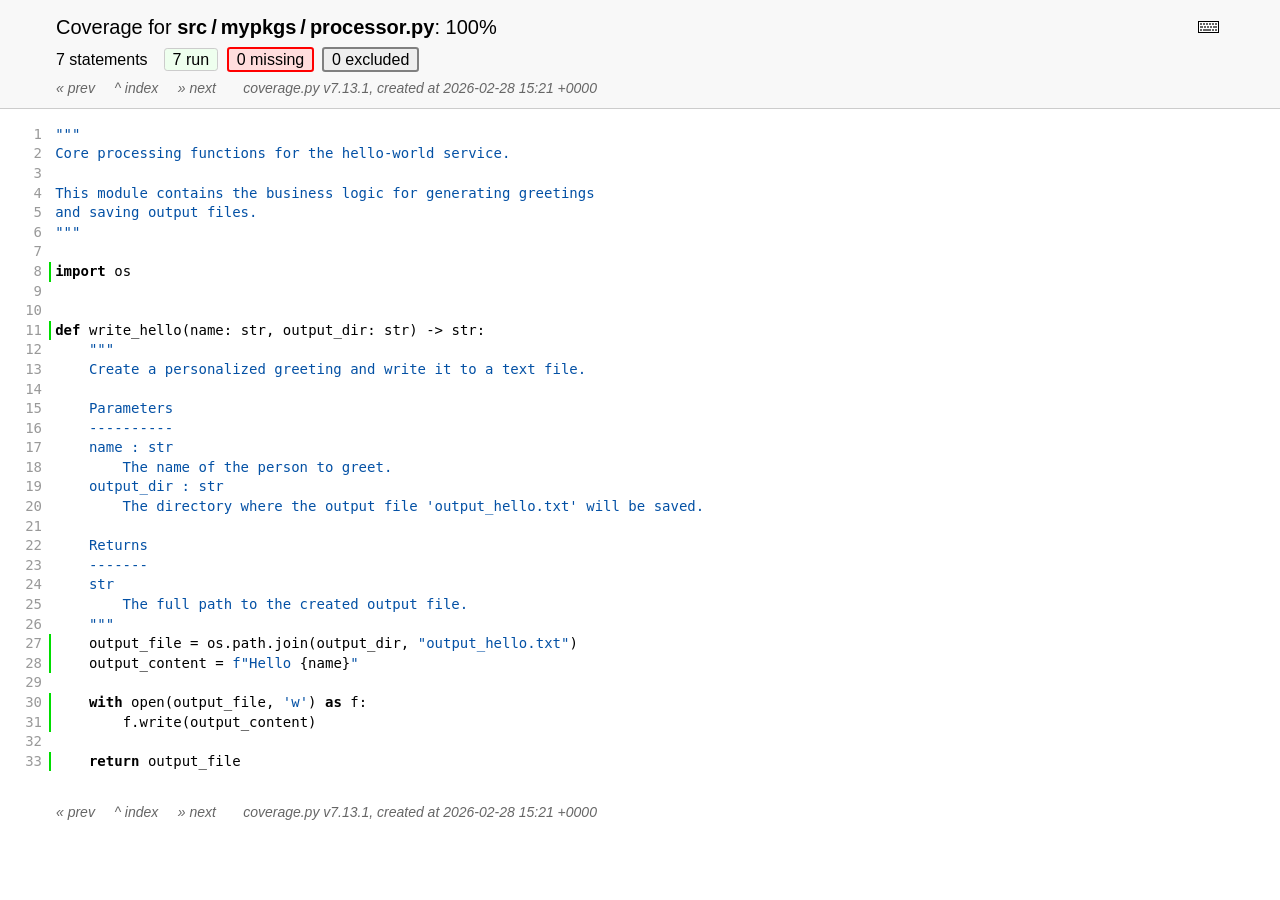
<file: htmlcov/z_d98847eb0ba44d25_processor_py.html>
<!DOCTYPE html>
<html lang="en">
<head>
    <meta http-equiv="Content-Type" content="text/html; charset=utf-8">
    <title>Coverage for src/mypkgs/processor.py: 100%</title>
    <link rel="icon" sizes="32x32" href="favicon_32_cb_c827f16f.png">
    <link rel="stylesheet" href="style_cb_9ff733b0.css" type="text/css">
    <script src="coverage_html_cb_dd2e7eb5.js" defer></script>
</head>
<body class="pyfile">
<header>
    <div class="content">
        <h1>
            <span class="text">Coverage for </span><b>src&#8201;/&#8201;mypkgs&#8201;/&#8201;processor.py</b>:
            <span class="pc_cov">100%</span>
        </h1>
        <aside id="help_panel_wrapper">
            <input id="help_panel_state" type="checkbox">
            <label for="help_panel_state">
                <img id="keyboard_icon" src="keybd_closed_cb_900cfef5.png" alt="Show/hide keyboard shortcuts">
            </label>
            <div id="help_panel">
                <p class="legend">Shortcuts on this page</p>
                <div class="keyhelp">
                    <p>
                        <kbd>r</kbd>
                        <kbd>m</kbd>
                        <kbd>x</kbd>
                        &nbsp; toggle line displays
                    </p>
                    <p>
                        <kbd>j</kbd>
                        <kbd>k</kbd>
                        &nbsp; next/prev highlighted chunk
                    </p>
                    <p>
                        <kbd>0</kbd> &nbsp; (zero) top of page
                    </p>
                    <p>
                        <kbd>1</kbd> &nbsp; (one) first highlighted chunk
                    </p>
                    <p>
                        <kbd>[</kbd>
                        <kbd>]</kbd>
                        &nbsp; prev/next file
                    </p>
                    <p>
                        <kbd>u</kbd> &nbsp; up to the index
                    </p>
                    <p>
                        <kbd>?</kbd> &nbsp; show/hide this help
                    </p>
                </div>
            </div>
        </aside>
        <h2>
            <span class="text">7 statements &nbsp;</span>
            <button type="button" class="run button_toggle_run" value="run" data-shortcut="r" title="Toggle lines run">7<span class="text"> run</span></button>
            <button type="button" class="mis show_mis button_toggle_mis" value="mis" data-shortcut="m" title="Toggle lines missing">0<span class="text"> missing</span></button>
            <button type="button" class="exc show_exc button_toggle_exc" value="exc" data-shortcut="x" title="Toggle lines excluded">0<span class="text"> excluded</span></button>
        </h2>
        <p class="text">
            <a id="prevFileLink" class="nav" href="z_d98847eb0ba44d25_math_py.html">&#xab; prev</a> &nbsp; &nbsp;
            <a id="indexLink" class="nav" href="index.html">&Hat; index</a> &nbsp; &nbsp;
            <a id="nextFileLink" class="nav" href="z_d98847eb0ba44d25_utils_py.html">&#xbb; next</a>
            &nbsp; &nbsp; &nbsp;
            <a class="nav" href="https://coverage.readthedocs.io/en/7.13.1">coverage.py v7.13.1</a>,
            created at 2026-02-28 15:21 +0000
        </p>
        <aside class="hidden">
            <button type="button" class="button_next_chunk" data-shortcut="j"></button>
            <button type="button" class="button_prev_chunk" data-shortcut="k"></button>
            <button type="button" class="button_top_of_page" data-shortcut="0"></button>
            <button type="button" class="button_first_chunk" data-shortcut="1"></button>
            <button type="button" class="button_prev_file" data-shortcut="["></button>
            <button type="button" class="button_next_file" data-shortcut="]"></button>
            <button type="button" class="button_to_index" data-shortcut="u"></button>
            <button type="button" class="button_show_hide_help" data-shortcut="?"></button>
        </aside>
    </div>
</header>
<main id="source">
    <p class="pln"><span class="n"><a id="t1" href="#t1">1</a></span><span class="t"><span class="str">"""</span>&nbsp;</span><span class="r"></span></p>
    <p class="pln"><span class="n"><a id="t2" href="#t2">2</a></span><span class="t"><span class="str">Core processing functions for the hello-world service.</span>&nbsp;</span><span class="r"></span></p>
    <p class="pln"><span class="n"><a id="t3" href="#t3">3</a></span><span class="t">&nbsp;</span><span class="r"></span></p>
    <p class="pln"><span class="n"><a id="t4" href="#t4">4</a></span><span class="t"><span class="str">This module contains the business logic for generating greetings</span>&nbsp;</span><span class="r"></span></p>
    <p class="pln"><span class="n"><a id="t5" href="#t5">5</a></span><span class="t"><span class="str">and saving output files.</span>&nbsp;</span><span class="r"></span></p>
    <p class="pln"><span class="n"><a id="t6" href="#t6">6</a></span><span class="t"><span class="str">"""</span>&nbsp;</span><span class="r"></span></p>
    <p class="pln"><span class="n"><a id="t7" href="#t7">7</a></span><span class="t">&nbsp;</span><span class="r"></span></p>
    <p class="run"><span class="n"><a id="t8" href="#t8">8</a></span><span class="t"><span class="key">import</span> <span class="nam">os</span>&nbsp;</span><span class="r"></span></p>
    <p class="pln"><span class="n"><a id="t9" href="#t9">9</a></span><span class="t">&nbsp;</span><span class="r"></span></p>
    <p class="pln"><span class="n"><a id="t10" href="#t10">10</a></span><span class="t">&nbsp;</span><span class="r"></span></p>
    <p class="run"><span class="n"><a id="t11" href="#t11">11</a></span><span class="t"><span class="key">def</span> <span class="nam">write_hello</span><span class="op">(</span><span class="nam">name</span><span class="op">:</span> <span class="nam">str</span><span class="op">,</span> <span class="nam">output_dir</span><span class="op">:</span> <span class="nam">str</span><span class="op">)</span> <span class="op">-></span> <span class="nam">str</span><span class="op">:</span>&nbsp;</span><span class="r"></span></p>
    <p class="pln"><span class="n"><a id="t12" href="#t12">12</a></span><span class="t">    <span class="str">"""</span>&nbsp;</span><span class="r"></span></p>
    <p class="pln"><span class="n"><a id="t13" href="#t13">13</a></span><span class="t"><span class="str">    Create a personalized greeting and write it to a text file.</span>&nbsp;</span><span class="r"></span></p>
    <p class="pln"><span class="n"><a id="t14" href="#t14">14</a></span><span class="t">&nbsp;</span><span class="r"></span></p>
    <p class="pln"><span class="n"><a id="t15" href="#t15">15</a></span><span class="t"><span class="str">    Parameters</span>&nbsp;</span><span class="r"></span></p>
    <p class="pln"><span class="n"><a id="t16" href="#t16">16</a></span><span class="t"><span class="str">    ----------</span>&nbsp;</span><span class="r"></span></p>
    <p class="pln"><span class="n"><a id="t17" href="#t17">17</a></span><span class="t"><span class="str">    name : str</span>&nbsp;</span><span class="r"></span></p>
    <p class="pln"><span class="n"><a id="t18" href="#t18">18</a></span><span class="t"><span class="str">        The name of the person to greet.</span>&nbsp;</span><span class="r"></span></p>
    <p class="pln"><span class="n"><a id="t19" href="#t19">19</a></span><span class="t"><span class="str">    output_dir : str</span>&nbsp;</span><span class="r"></span></p>
    <p class="pln"><span class="n"><a id="t20" href="#t20">20</a></span><span class="t"><span class="str">        The directory where the output file 'output_hello.txt' will be saved.</span>&nbsp;</span><span class="r"></span></p>
    <p class="pln"><span class="n"><a id="t21" href="#t21">21</a></span><span class="t">&nbsp;</span><span class="r"></span></p>
    <p class="pln"><span class="n"><a id="t22" href="#t22">22</a></span><span class="t"><span class="str">    Returns</span>&nbsp;</span><span class="r"></span></p>
    <p class="pln"><span class="n"><a id="t23" href="#t23">23</a></span><span class="t"><span class="str">    -------</span>&nbsp;</span><span class="r"></span></p>
    <p class="pln"><span class="n"><a id="t24" href="#t24">24</a></span><span class="t"><span class="str">    str</span>&nbsp;</span><span class="r"></span></p>
    <p class="pln"><span class="n"><a id="t25" href="#t25">25</a></span><span class="t"><span class="str">        The full path to the created output file.</span>&nbsp;</span><span class="r"></span></p>
    <p class="pln"><span class="n"><a id="t26" href="#t26">26</a></span><span class="t"><span class="str">    """</span>&nbsp;</span><span class="r"></span></p>
    <p class="run"><span class="n"><a id="t27" href="#t27">27</a></span><span class="t">    <span class="nam">output_file</span> <span class="op">=</span> <span class="nam">os</span><span class="op">.</span><span class="nam">path</span><span class="op">.</span><span class="nam">join</span><span class="op">(</span><span class="nam">output_dir</span><span class="op">,</span> <span class="str">"output_hello.txt"</span><span class="op">)</span>&nbsp;</span><span class="r"></span></p>
    <p class="run"><span class="n"><a id="t28" href="#t28">28</a></span><span class="t">    <span class="nam">output_content</span> <span class="op">=</span> <span class="fst">f"</span><span class="fst">Hello </span><span class="op">{</span><span class="nam">name</span><span class="op">}</span><span class="fst">"</span>&nbsp;</span><span class="r"></span></p>
    <p class="pln"><span class="n"><a id="t29" href="#t29">29</a></span><span class="t">&nbsp;</span><span class="r"></span></p>
    <p class="run"><span class="n"><a id="t30" href="#t30">30</a></span><span class="t">    <span class="key">with</span> <span class="nam">open</span><span class="op">(</span><span class="nam">output_file</span><span class="op">,</span> <span class="str">'w'</span><span class="op">)</span> <span class="key">as</span> <span class="nam">f</span><span class="op">:</span>&nbsp;</span><span class="r"></span></p>
    <p class="run"><span class="n"><a id="t31" href="#t31">31</a></span><span class="t">        <span class="nam">f</span><span class="op">.</span><span class="nam">write</span><span class="op">(</span><span class="nam">output_content</span><span class="op">)</span>&nbsp;</span><span class="r"></span></p>
    <p class="pln"><span class="n"><a id="t32" href="#t32">32</a></span><span class="t">&nbsp;</span><span class="r"></span></p>
    <p class="run"><span class="n"><a id="t33" href="#t33">33</a></span><span class="t">    <span class="key">return</span> <span class="nam">output_file</span>&nbsp;</span><span class="r"></span></p>
</main>
<footer>
    <div class="content">
        <p>
            <a class="nav" href="z_d98847eb0ba44d25_math_py.html">&#xab; prev</a> &nbsp; &nbsp;
            <a class="nav" href="index.html">&Hat; index</a> &nbsp; &nbsp;
            <a class="nav" href="z_d98847eb0ba44d25_utils_py.html">&#xbb; next</a>
            &nbsp; &nbsp; &nbsp;
            <a class="nav" href="https://coverage.readthedocs.io/en/7.13.1">coverage.py v7.13.1</a>,
            created at 2026-02-28 15:21 +0000
        </p>
    </div>
</footer>
</body>
</html>
</file>
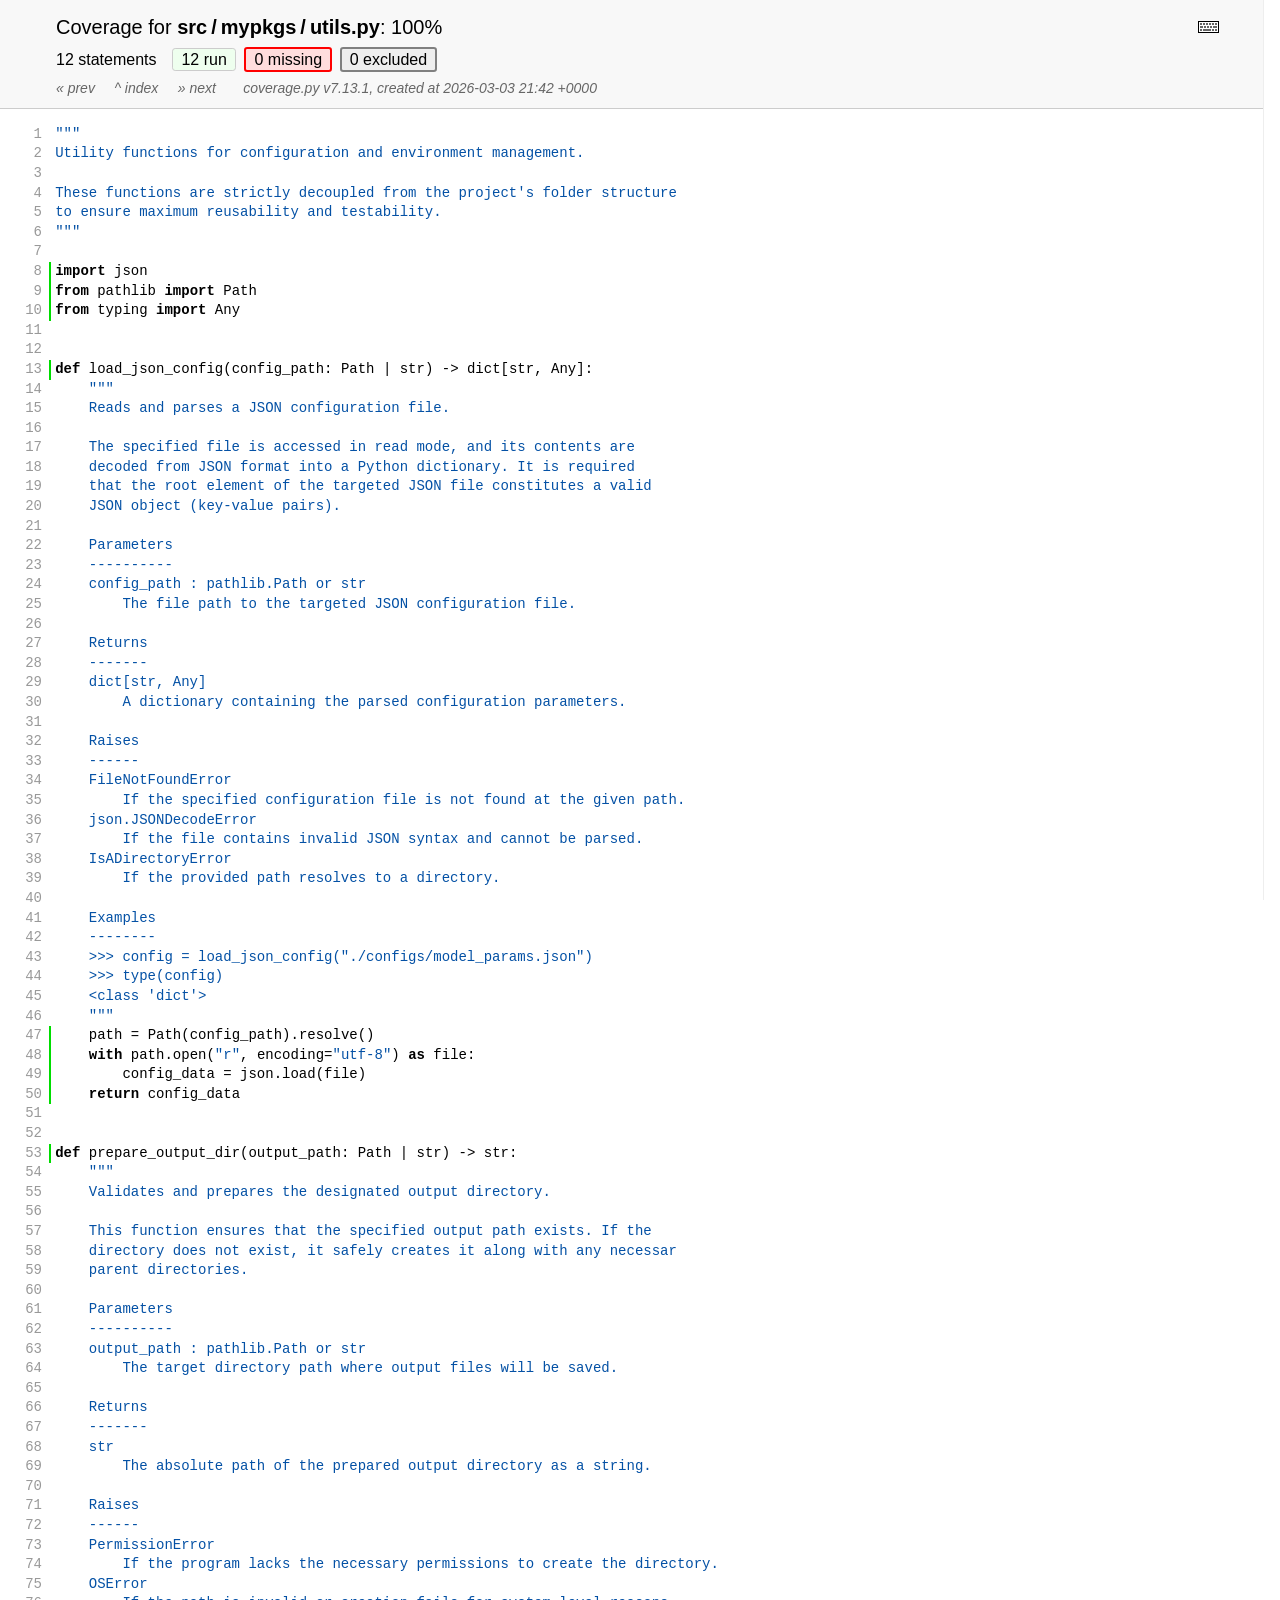
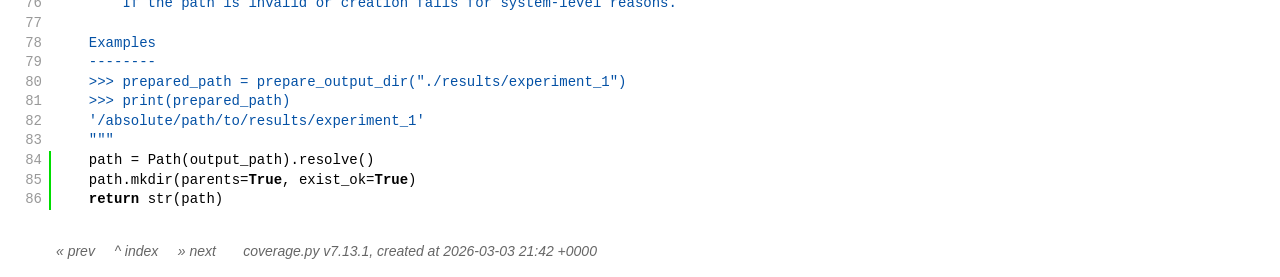
<file: htmlcov/z_d98847eb0ba44d25_utils_py.html>
<!DOCTYPE html>
<html lang="en">
<head>
    <meta http-equiv="Content-Type" content="text/html; charset=utf-8">
    <title>Coverage for src/mypkgs/utils.py: 100%</title>
    <link rel="icon" sizes="32x32" href="favicon_32_cb_c827f16f.png">
    <link rel="stylesheet" href="style_cb_9ff733b0.css" type="text/css">
    <script src="coverage_html_cb_dd2e7eb5.js" defer></script>
</head>
<body class="pyfile">
<header>
    <div class="content">
        <h1>
            <span class="text">Coverage for </span><b>src&#8201;/&#8201;mypkgs&#8201;/&#8201;utils.py</b>:
            <span class="pc_cov">100%</span>
        </h1>
        <aside id="help_panel_wrapper">
            <input id="help_panel_state" type="checkbox">
            <label for="help_panel_state">
                <img id="keyboard_icon" src="keybd_closed_cb_900cfef5.png" alt="Show/hide keyboard shortcuts">
            </label>
            <div id="help_panel">
                <p class="legend">Shortcuts on this page</p>
                <div class="keyhelp">
                    <p>
                        <kbd>r</kbd>
                        <kbd>m</kbd>
                        <kbd>x</kbd>
                        &nbsp; toggle line displays
                    </p>
                    <p>
                        <kbd>j</kbd>
                        <kbd>k</kbd>
                        &nbsp; next/prev highlighted chunk
                    </p>
                    <p>
                        <kbd>0</kbd> &nbsp; (zero) top of page
                    </p>
                    <p>
                        <kbd>1</kbd> &nbsp; (one) first highlighted chunk
                    </p>
                    <p>
                        <kbd>[</kbd>
                        <kbd>]</kbd>
                        &nbsp; prev/next file
                    </p>
                    <p>
                        <kbd>u</kbd> &nbsp; up to the index
                    </p>
                    <p>
                        <kbd>?</kbd> &nbsp; show/hide this help
                    </p>
                </div>
            </div>
        </aside>
        <h2>
            <span class="text">12 statements &nbsp;</span>
            <button type="button" class="run button_toggle_run" value="run" data-shortcut="r" title="Toggle lines run">12<span class="text"> run</span></button>
            <button type="button" class="mis show_mis button_toggle_mis" value="mis" data-shortcut="m" title="Toggle lines missing">0<span class="text"> missing</span></button>
            <button type="button" class="exc show_exc button_toggle_exc" value="exc" data-shortcut="x" title="Toggle lines excluded">0<span class="text"> excluded</span></button>
        </h2>
        <p class="text">
            <a id="prevFileLink" class="nav" href="z_d98847eb0ba44d25_math_py.html">&#xab; prev</a> &nbsp; &nbsp;
            <a id="indexLink" class="nav" href="index.html">&Hat; index</a> &nbsp; &nbsp;
            <a id="nextFileLink" class="nav" href="index.html">&#xbb; next</a>
            &nbsp; &nbsp; &nbsp;
            <a class="nav" href="https://coverage.readthedocs.io/en/7.13.1">coverage.py v7.13.1</a>,
            created at 2026-03-03 21:42 +0000
        </p>
        <aside class="hidden">
            <button type="button" class="button_next_chunk" data-shortcut="j"></button>
            <button type="button" class="button_prev_chunk" data-shortcut="k"></button>
            <button type="button" class="button_top_of_page" data-shortcut="0"></button>
            <button type="button" class="button_first_chunk" data-shortcut="1"></button>
            <button type="button" class="button_prev_file" data-shortcut="["></button>
            <button type="button" class="button_next_file" data-shortcut="]"></button>
            <button type="button" class="button_to_index" data-shortcut="u"></button>
            <button type="button" class="button_show_hide_help" data-shortcut="?"></button>
        </aside>
    </div>
</header>
<main id="source">
    <p class="pln"><span class="n"><a id="t1" href="#t1">1</a></span><span class="t"><span class="str">"""</span>&nbsp;</span><span class="r"></span></p>
    <p class="pln"><span class="n"><a id="t2" href="#t2">2</a></span><span class="t"><span class="str">Utility functions for configuration and environment management.</span>&nbsp;</span><span class="r"></span></p>
    <p class="pln"><span class="n"><a id="t3" href="#t3">3</a></span><span class="t">&nbsp;</span><span class="r"></span></p>
    <p class="pln"><span class="n"><a id="t4" href="#t4">4</a></span><span class="t"><span class="str">These functions are strictly decoupled from the project's folder structure</span>&nbsp;</span><span class="r"></span></p>
    <p class="pln"><span class="n"><a id="t5" href="#t5">5</a></span><span class="t"><span class="str">to ensure maximum reusability and testability.</span>&nbsp;</span><span class="r"></span></p>
    <p class="pln"><span class="n"><a id="t6" href="#t6">6</a></span><span class="t"><span class="str">"""</span>&nbsp;</span><span class="r"></span></p>
    <p class="pln"><span class="n"><a id="t7" href="#t7">7</a></span><span class="t">&nbsp;</span><span class="r"></span></p>
    <p class="run"><span class="n"><a id="t8" href="#t8">8</a></span><span class="t"><span class="key">import</span> <span class="nam">json</span>&nbsp;</span><span class="r"></span></p>
    <p class="run"><span class="n"><a id="t9" href="#t9">9</a></span><span class="t"><span class="key">from</span> <span class="nam">pathlib</span> <span class="key">import</span> <span class="nam">Path</span>&nbsp;</span><span class="r"></span></p>
    <p class="run"><span class="n"><a id="t10" href="#t10">10</a></span><span class="t"><span class="key">from</span> <span class="nam">typing</span> <span class="key">import</span> <span class="nam">Any</span>&nbsp;</span><span class="r"></span></p>
    <p class="pln"><span class="n"><a id="t11" href="#t11">11</a></span><span class="t">&nbsp;</span><span class="r"></span></p>
    <p class="pln"><span class="n"><a id="t12" href="#t12">12</a></span><span class="t">&nbsp;</span><span class="r"></span></p>
    <p class="run"><span class="n"><a id="t13" href="#t13">13</a></span><span class="t"><span class="key">def</span> <span class="nam">load_json_config</span><span class="op">(</span><span class="nam">config_path</span><span class="op">:</span> <span class="nam">Path</span> <span class="op">|</span> <span class="nam">str</span><span class="op">)</span> <span class="op">-></span> <span class="nam">dict</span><span class="op">[</span><span class="nam">str</span><span class="op">,</span> <span class="nam">Any</span><span class="op">]</span><span class="op">:</span>&nbsp;</span><span class="r"></span></p>
    <p class="pln"><span class="n"><a id="t14" href="#t14">14</a></span><span class="t">    <span class="str">"""</span>&nbsp;</span><span class="r"></span></p>
    <p class="pln"><span class="n"><a id="t15" href="#t15">15</a></span><span class="t"><span class="str">    Reads and parses a JSON configuration file.</span>&nbsp;</span><span class="r"></span></p>
    <p class="pln"><span class="n"><a id="t16" href="#t16">16</a></span><span class="t">&nbsp;</span><span class="r"></span></p>
    <p class="pln"><span class="n"><a id="t17" href="#t17">17</a></span><span class="t"><span class="str">    The specified file is accessed in read mode, and its contents are</span>&nbsp;</span><span class="r"></span></p>
    <p class="pln"><span class="n"><a id="t18" href="#t18">18</a></span><span class="t"><span class="str">    decoded from JSON format into a Python dictionary. It is required</span>&nbsp;</span><span class="r"></span></p>
    <p class="pln"><span class="n"><a id="t19" href="#t19">19</a></span><span class="t"><span class="str">    that the root element of the targeted JSON file constitutes a valid</span>&nbsp;</span><span class="r"></span></p>
    <p class="pln"><span class="n"><a id="t20" href="#t20">20</a></span><span class="t"><span class="str">    JSON object (key-value pairs).</span>&nbsp;</span><span class="r"></span></p>
    <p class="pln"><span class="n"><a id="t21" href="#t21">21</a></span><span class="t">&nbsp;</span><span class="r"></span></p>
    <p class="pln"><span class="n"><a id="t22" href="#t22">22</a></span><span class="t"><span class="str">    Parameters</span>&nbsp;</span><span class="r"></span></p>
    <p class="pln"><span class="n"><a id="t23" href="#t23">23</a></span><span class="t"><span class="str">    ----------</span>&nbsp;</span><span class="r"></span></p>
    <p class="pln"><span class="n"><a id="t24" href="#t24">24</a></span><span class="t"><span class="str">    config_path : pathlib.Path or str</span>&nbsp;</span><span class="r"></span></p>
    <p class="pln"><span class="n"><a id="t25" href="#t25">25</a></span><span class="t"><span class="str">        The file path to the targeted JSON configuration file.</span>&nbsp;</span><span class="r"></span></p>
    <p class="pln"><span class="n"><a id="t26" href="#t26">26</a></span><span class="t">&nbsp;</span><span class="r"></span></p>
    <p class="pln"><span class="n"><a id="t27" href="#t27">27</a></span><span class="t"><span class="str">    Returns</span>&nbsp;</span><span class="r"></span></p>
    <p class="pln"><span class="n"><a id="t28" href="#t28">28</a></span><span class="t"><span class="str">    -------</span>&nbsp;</span><span class="r"></span></p>
    <p class="pln"><span class="n"><a id="t29" href="#t29">29</a></span><span class="t"><span class="str">    dict[str, Any]</span>&nbsp;</span><span class="r"></span></p>
    <p class="pln"><span class="n"><a id="t30" href="#t30">30</a></span><span class="t"><span class="str">        A dictionary containing the parsed configuration parameters.</span>&nbsp;</span><span class="r"></span></p>
    <p class="pln"><span class="n"><a id="t31" href="#t31">31</a></span><span class="t">&nbsp;</span><span class="r"></span></p>
    <p class="pln"><span class="n"><a id="t32" href="#t32">32</a></span><span class="t"><span class="str">    Raises</span>&nbsp;</span><span class="r"></span></p>
    <p class="pln"><span class="n"><a id="t33" href="#t33">33</a></span><span class="t"><span class="str">    ------</span>&nbsp;</span><span class="r"></span></p>
    <p class="pln"><span class="n"><a id="t34" href="#t34">34</a></span><span class="t"><span class="str">    FileNotFoundError</span>&nbsp;</span><span class="r"></span></p>
    <p class="pln"><span class="n"><a id="t35" href="#t35">35</a></span><span class="t"><span class="str">        If the specified configuration file is not found at the given path.</span>&nbsp;</span><span class="r"></span></p>
    <p class="pln"><span class="n"><a id="t36" href="#t36">36</a></span><span class="t"><span class="str">    json.JSONDecodeError</span>&nbsp;</span><span class="r"></span></p>
    <p class="pln"><span class="n"><a id="t37" href="#t37">37</a></span><span class="t"><span class="str">        If the file contains invalid JSON syntax and cannot be parsed.</span>&nbsp;</span><span class="r"></span></p>
    <p class="pln"><span class="n"><a id="t38" href="#t38">38</a></span><span class="t"><span class="str">    IsADirectoryError</span>&nbsp;</span><span class="r"></span></p>
    <p class="pln"><span class="n"><a id="t39" href="#t39">39</a></span><span class="t"><span class="str">        If the provided path resolves to a directory.</span>&nbsp;</span><span class="r"></span></p>
    <p class="pln"><span class="n"><a id="t40" href="#t40">40</a></span><span class="t">&nbsp;</span><span class="r"></span></p>
    <p class="pln"><span class="n"><a id="t41" href="#t41">41</a></span><span class="t"><span class="str">    Examples</span>&nbsp;</span><span class="r"></span></p>
    <p class="pln"><span class="n"><a id="t42" href="#t42">42</a></span><span class="t"><span class="str">    --------</span>&nbsp;</span><span class="r"></span></p>
    <p class="pln"><span class="n"><a id="t43" href="#t43">43</a></span><span class="t"><span class="str">    >>> config = load_json_config("./configs/model_params.json")</span>&nbsp;</span><span class="r"></span></p>
    <p class="pln"><span class="n"><a id="t44" href="#t44">44</a></span><span class="t"><span class="str">    >>> type(config)</span>&nbsp;</span><span class="r"></span></p>
    <p class="pln"><span class="n"><a id="t45" href="#t45">45</a></span><span class="t"><span class="str">    &lt;class 'dict'></span>&nbsp;</span><span class="r"></span></p>
    <p class="pln"><span class="n"><a id="t46" href="#t46">46</a></span><span class="t"><span class="str">    """</span>&nbsp;</span><span class="r"></span></p>
    <p class="run"><span class="n"><a id="t47" href="#t47">47</a></span><span class="t">    <span class="nam">path</span> <span class="op">=</span> <span class="nam">Path</span><span class="op">(</span><span class="nam">config_path</span><span class="op">)</span><span class="op">.</span><span class="nam">resolve</span><span class="op">(</span><span class="op">)</span>&nbsp;</span><span class="r"></span></p>
    <p class="run"><span class="n"><a id="t48" href="#t48">48</a></span><span class="t">    <span class="key">with</span> <span class="nam">path</span><span class="op">.</span><span class="nam">open</span><span class="op">(</span><span class="str">"r"</span><span class="op">,</span> <span class="nam">encoding</span><span class="op">=</span><span class="str">"utf-8"</span><span class="op">)</span> <span class="key">as</span> <span class="nam">file</span><span class="op">:</span>&nbsp;</span><span class="r"></span></p>
    <p class="run"><span class="n"><a id="t49" href="#t49">49</a></span><span class="t">        <span class="nam">config_data</span> <span class="op">=</span> <span class="nam">json</span><span class="op">.</span><span class="nam">load</span><span class="op">(</span><span class="nam">file</span><span class="op">)</span>&nbsp;</span><span class="r"></span></p>
    <p class="run"><span class="n"><a id="t50" href="#t50">50</a></span><span class="t">    <span class="key">return</span> <span class="nam">config_data</span>&nbsp;</span><span class="r"></span></p>
    <p class="pln"><span class="n"><a id="t51" href="#t51">51</a></span><span class="t">&nbsp;</span><span class="r"></span></p>
    <p class="pln"><span class="n"><a id="t52" href="#t52">52</a></span><span class="t">&nbsp;</span><span class="r"></span></p>
    <p class="run"><span class="n"><a id="t53" href="#t53">53</a></span><span class="t"><span class="key">def</span> <span class="nam">prepare_output_dir</span><span class="op">(</span><span class="nam">output_path</span><span class="op">:</span> <span class="nam">Path</span> <span class="op">|</span> <span class="nam">str</span><span class="op">)</span> <span class="op">-></span> <span class="nam">str</span><span class="op">:</span>&nbsp;</span><span class="r"></span></p>
    <p class="pln"><span class="n"><a id="t54" href="#t54">54</a></span><span class="t">    <span class="str">"""</span>&nbsp;</span><span class="r"></span></p>
    <p class="pln"><span class="n"><a id="t55" href="#t55">55</a></span><span class="t"><span class="str">    Validates and prepares the designated output directory.</span>&nbsp;</span><span class="r"></span></p>
    <p class="pln"><span class="n"><a id="t56" href="#t56">56</a></span><span class="t">&nbsp;</span><span class="r"></span></p>
    <p class="pln"><span class="n"><a id="t57" href="#t57">57</a></span><span class="t"><span class="str">    This function ensures that the specified output path exists. If the</span>&nbsp;</span><span class="r"></span></p>
    <p class="pln"><span class="n"><a id="t58" href="#t58">58</a></span><span class="t"><span class="str">    directory does not exist, it safely creates it along with any necessar</span>&nbsp;</span><span class="r"></span></p>
    <p class="pln"><span class="n"><a id="t59" href="#t59">59</a></span><span class="t"><span class="str">    parent directories.</span>&nbsp;</span><span class="r"></span></p>
    <p class="pln"><span class="n"><a id="t60" href="#t60">60</a></span><span class="t">&nbsp;</span><span class="r"></span></p>
    <p class="pln"><span class="n"><a id="t61" href="#t61">61</a></span><span class="t"><span class="str">    Parameters</span>&nbsp;</span><span class="r"></span></p>
    <p class="pln"><span class="n"><a id="t62" href="#t62">62</a></span><span class="t"><span class="str">    ----------</span>&nbsp;</span><span class="r"></span></p>
    <p class="pln"><span class="n"><a id="t63" href="#t63">63</a></span><span class="t"><span class="str">    output_path : pathlib.Path or str</span>&nbsp;</span><span class="r"></span></p>
    <p class="pln"><span class="n"><a id="t64" href="#t64">64</a></span><span class="t"><span class="str">        The target directory path where output files will be saved.</span>&nbsp;</span><span class="r"></span></p>
    <p class="pln"><span class="n"><a id="t65" href="#t65">65</a></span><span class="t">&nbsp;</span><span class="r"></span></p>
    <p class="pln"><span class="n"><a id="t66" href="#t66">66</a></span><span class="t"><span class="str">    Returns</span>&nbsp;</span><span class="r"></span></p>
    <p class="pln"><span class="n"><a id="t67" href="#t67">67</a></span><span class="t"><span class="str">    -------</span>&nbsp;</span><span class="r"></span></p>
    <p class="pln"><span class="n"><a id="t68" href="#t68">68</a></span><span class="t"><span class="str">    str</span>&nbsp;</span><span class="r"></span></p>
    <p class="pln"><span class="n"><a id="t69" href="#t69">69</a></span><span class="t"><span class="str">        The absolute path of the prepared output directory as a string.</span>&nbsp;</span><span class="r"></span></p>
    <p class="pln"><span class="n"><a id="t70" href="#t70">70</a></span><span class="t">&nbsp;</span><span class="r"></span></p>
    <p class="pln"><span class="n"><a id="t71" href="#t71">71</a></span><span class="t"><span class="str">    Raises</span>&nbsp;</span><span class="r"></span></p>
    <p class="pln"><span class="n"><a id="t72" href="#t72">72</a></span><span class="t"><span class="str">    ------</span>&nbsp;</span><span class="r"></span></p>
    <p class="pln"><span class="n"><a id="t73" href="#t73">73</a></span><span class="t"><span class="str">    PermissionError</span>&nbsp;</span><span class="r"></span></p>
    <p class="pln"><span class="n"><a id="t74" href="#t74">74</a></span><span class="t"><span class="str">        If the program lacks the necessary permissions to create the directory.</span>&nbsp;</span><span class="r"></span></p>
    <p class="pln"><span class="n"><a id="t75" href="#t75">75</a></span><span class="t"><span class="str">    OSError</span>&nbsp;</span><span class="r"></span></p>
    <p class="pln"><span class="n"><a id="t76" href="#t76">76</a></span><span class="t"><span class="str">        If the path is invalid or creation fails for system-level reasons.</span>&nbsp;</span><span class="r"></span></p>
    <p class="pln"><span class="n"><a id="t77" href="#t77">77</a></span><span class="t">&nbsp;</span><span class="r"></span></p>
    <p class="pln"><span class="n"><a id="t78" href="#t78">78</a></span><span class="t"><span class="str">    Examples</span>&nbsp;</span><span class="r"></span></p>
    <p class="pln"><span class="n"><a id="t79" href="#t79">79</a></span><span class="t"><span class="str">    --------</span>&nbsp;</span><span class="r"></span></p>
    <p class="pln"><span class="n"><a id="t80" href="#t80">80</a></span><span class="t"><span class="str">    >>> prepared_path = prepare_output_dir("./results/experiment_1")</span>&nbsp;</span><span class="r"></span></p>
    <p class="pln"><span class="n"><a id="t81" href="#t81">81</a></span><span class="t"><span class="str">    >>> print(prepared_path)</span>&nbsp;</span><span class="r"></span></p>
    <p class="pln"><span class="n"><a id="t82" href="#t82">82</a></span><span class="t"><span class="str">    '/absolute/path/to/results/experiment_1'</span>&nbsp;</span><span class="r"></span></p>
    <p class="pln"><span class="n"><a id="t83" href="#t83">83</a></span><span class="t"><span class="str">    """</span>&nbsp;</span><span class="r"></span></p>
    <p class="run"><span class="n"><a id="t84" href="#t84">84</a></span><span class="t">    <span class="nam">path</span> <span class="op">=</span> <span class="nam">Path</span><span class="op">(</span><span class="nam">output_path</span><span class="op">)</span><span class="op">.</span><span class="nam">resolve</span><span class="op">(</span><span class="op">)</span>&nbsp;</span><span class="r"></span></p>
    <p class="run"><span class="n"><a id="t85" href="#t85">85</a></span><span class="t">    <span class="nam">path</span><span class="op">.</span><span class="nam">mkdir</span><span class="op">(</span><span class="nam">parents</span><span class="op">=</span><span class="key">True</span><span class="op">,</span> <span class="nam">exist_ok</span><span class="op">=</span><span class="key">True</span><span class="op">)</span>&nbsp;</span><span class="r"></span></p>
    <p class="run"><span class="n"><a id="t86" href="#t86">86</a></span><span class="t">    <span class="key">return</span> <span class="nam">str</span><span class="op">(</span><span class="nam">path</span><span class="op">)</span>&nbsp;</span><span class="r"></span></p>
</main>
<footer>
    <div class="content">
        <p>
            <a class="nav" href="z_d98847eb0ba44d25_math_py.html">&#xab; prev</a> &nbsp; &nbsp;
            <a class="nav" href="index.html">&Hat; index</a> &nbsp; &nbsp;
            <a class="nav" href="index.html">&#xbb; next</a>
            &nbsp; &nbsp; &nbsp;
            <a class="nav" href="https://coverage.readthedocs.io/en/7.13.1">coverage.py v7.13.1</a>,
            created at 2026-03-03 21:42 +0000
        </p>
    </div>
</footer>
</body>
</html>
</file>
<file: htmlcov/style_cb_9ff733b0.css>
@charset "UTF-8";
/* Licensed under the Apache License: http://www.apache.org/licenses/LICENSE-2.0 */
/* For details: https://github.com/coveragepy/coveragepy/blob/main/NOTICE.txt */
/* Don't edit this .css file. Edit the .scss file instead! */
html, body, h1, h2, h3, p, table, td, th { margin: 0; padding: 0; border: 0; font-weight: inherit; font-style: inherit; font-size: 100%; font-family: inherit; vertical-align: baseline; }

body { font-family: -apple-system, BlinkMacSystemFont, "Segoe UI", Roboto, Ubuntu, Cantarell, "Helvetica Neue", sans-serif; font-size: 1em; background: #fff; color: #000; }

@media (prefers-color-scheme: dark) { body { background: #1e1e1e; } }

@media (prefers-color-scheme: dark) { body { color: #eee; } }

html > body { font-size: 16px; }

a:active, a:focus { outline: 2px dashed #007acc; }

p { font-size: .875em; line-height: 1.4em; }

table { border-collapse: collapse; }

td { vertical-align: top; }

table tr.hidden { display: none !important; }

p#no_rows { display: none; font-size: 1.15em; font-family: -apple-system, BlinkMacSystemFont, "Segoe UI", Roboto, Ubuntu, Cantarell, "Helvetica Neue", sans-serif; }

a.nav { text-decoration: none; color: inherit; }

a.nav:hover { text-decoration: underline; color: inherit; }

.hidden { display: none; }

header { background: #f8f8f8; width: 100%; z-index: 2; border-bottom: 1px solid #ccc; }

@media (prefers-color-scheme: dark) { header { background: black; } }

@media (prefers-color-scheme: dark) { header { border-color: #333; } }

header .content { padding: 1rem 3.5rem; }

header h2 { margin-top: .5em; font-size: 1em; }

header h2 a.button { font-family: inherit; font-size: inherit; border: 1px solid; border-radius: .2em; background: #eee; color: inherit; text-decoration: none; padding: .1em .5em; margin: 1px calc(.1em + 1px); cursor: pointer; border-color: #ccc; }

@media (prefers-color-scheme: dark) { header h2 a.button { background: #333; } }

@media (prefers-color-scheme: dark) { header h2 a.button { border-color: #444; } }

header h2 a.button.current { border: 2px solid; background: #fff; border-color: #999; cursor: default; }

@media (prefers-color-scheme: dark) { header h2 a.button.current { background: #1e1e1e; } }

@media (prefers-color-scheme: dark) { header h2 a.button.current { border-color: #777; } }

header p.text { margin: .5em 0 -.5em; color: #666; font-style: italic; }

@media (prefers-color-scheme: dark) { header p.text { color: #aaa; } }

header.sticky { position: fixed; left: 0; right: 0; height: 2.5em; }

header.sticky .text { display: none; }

header.sticky h1, header.sticky h2 { font-size: 1em; margin-top: 0; display: inline-block; }

header.sticky .content { padding: 0.5rem 3.5rem; }

header.sticky .content p { font-size: 1em; }

header.sticky ~ #source { padding-top: 6.5em; }

main { position: relative; z-index: 1; }

footer { margin: 1rem 3.5rem; }

footer .content { padding: 0; color: #666; font-style: italic; }

@media (prefers-color-scheme: dark) { footer .content { color: #aaa; } }

#index { margin: 1rem 0 0 3.5rem; }

h1 { font-size: 1.25em; display: inline-block; }

#filter_container { float: right; margin: 0 2em 0 0; line-height: 1.66em; }

#filter_container #filter { width: 10em; padding: 0.2em 0.5em; border: 2px solid #ccc; background: #fff; color: #000; }

@media (prefers-color-scheme: dark) { #filter_container #filter { border-color: #444; } }

@media (prefers-color-scheme: dark) { #filter_container #filter { background: #1e1e1e; } }

@media (prefers-color-scheme: dark) { #filter_container #filter { color: #eee; } }

#filter_container #filter:focus { border-color: #007acc; }

#filter_container :disabled ~ label { color: #ccc; }

@media (prefers-color-scheme: dark) { #filter_container :disabled ~ label { color: #444; } }

#filter_container label { font-size: .875em; color: #666; }

@media (prefers-color-scheme: dark) { #filter_container label { color: #aaa; } }

header button { font-family: inherit; font-size: inherit; border: 1px solid; border-radius: .2em; background: #eee; color: inherit; text-decoration: none; padding: .1em .5em; margin: 1px calc(.1em + 1px); cursor: pointer; border-color: #ccc; }

@media (prefers-color-scheme: dark) { header button { background: #333; } }

@media (prefers-color-scheme: dark) { header button { border-color: #444; } }

header button:active, header button:focus { outline: 2px dashed #007acc; }

header button.run { background: #eeffee; }

@media (prefers-color-scheme: dark) { header button.run { background: #373d29; } }

header button.run.show_run { background: #dfd; border: 2px solid #00dd00; margin: 0 .1em; }

@media (prefers-color-scheme: dark) { header button.run.show_run { background: #373d29; } }

header button.mis { background: #ffeeee; }

@media (prefers-color-scheme: dark) { header button.mis { background: #4b1818; } }

header button.mis.show_mis { background: #fdd; border: 2px solid #ff0000; margin: 0 .1em; }

@media (prefers-color-scheme: dark) { header button.mis.show_mis { background: #4b1818; } }

header button.exc { background: #f7f7f7; }

@media (prefers-color-scheme: dark) { header button.exc { background: #333; } }

header button.exc.show_exc { background: #eee; border: 2px solid #808080; margin: 0 .1em; }

@media (prefers-color-scheme: dark) { header button.exc.show_exc { background: #333; } }

header button.par { background: #ffffd5; }

@media (prefers-color-scheme: dark) { header button.par { background: #650; } }

header button.par.show_par { background: #ffa; border: 2px solid #bbbb00; margin: 0 .1em; }

@media (prefers-color-scheme: dark) { header button.par.show_par { background: #650; } }

#help_panel, #source p .annotate.long { display: none; position: absolute; z-index: 999; background: #ffffcc; border: 1px solid #888; border-radius: .2em; color: #333; padding: .25em .5em; }

#source p .annotate.long { white-space: normal; float: right; top: 1.75em; right: 1em; height: auto; }

#help_panel_wrapper { float: right; position: relative; }

#keyboard_icon { margin: 5px; }

#help_panel_state { display: none; }

#help_panel { top: 25px; right: 0; padding: .75em; border: 1px solid #883; color: #333; }

#help_panel .keyhelp p { margin-top: .75em; }

#help_panel .legend { font-style: italic; margin-bottom: 1em; }

.indexfile #help_panel { width: 25em; }

.pyfile #help_panel { width: 18em; }

#help_panel_state:checked ~ #help_panel { display: block; }

kbd { border: 1px solid black; border-color: #888 #333 #333 #888; padding: .1em .35em; font-family: SFMono-Regular, Menlo, Monaco, Consolas, monospace; font-weight: bold; background: #eee; border-radius: 3px; }

#source { padding: 1em 0 1em 3.5rem; font-family: SFMono-Regular, Menlo, Monaco, Consolas, monospace; }

#source p { position: relative; white-space: pre; }

#source p * { box-sizing: border-box; }

#source p .n { float: left; text-align: right; width: 3.5rem; box-sizing: border-box; margin-left: -3.5rem; padding-right: 1em; color: #999; user-select: none; }

@media (prefers-color-scheme: dark) { #source p .n { color: #777; } }

#source p .n.highlight { background: #ffdd00; }

#source p .n a { scroll-margin-top: 6em; text-decoration: none; color: #999; }

@media (prefers-color-scheme: dark) { #source p .n a { color: #777; } }

#source p .n a:hover { text-decoration: underline; color: #999; }

@media (prefers-color-scheme: dark) { #source p .n a:hover { color: #777; } }

#source p .t { display: inline-block; width: 100%; box-sizing: border-box; margin-left: -.5em; padding-left: 0.3em; border-left: 0.2em solid #fff; }

@media (prefers-color-scheme: dark) { #source p .t { border-color: #1e1e1e; } }

#source p .t:hover { background: #f2f2f2; }

@media (prefers-color-scheme: dark) { #source p .t:hover { background: #282828; } }

#source p .t:hover ~ .r .annotate.long { display: block; }

#source p .t .com { color: #008000; font-style: italic; line-height: 1px; }

@media (prefers-color-scheme: dark) { #source p .t .com { color: #6a9955; } }

#source p .t .key { font-weight: bold; line-height: 1px; }

#source p .t .str, #source p .t .fst { color: #0451a5; }

@media (prefers-color-scheme: dark) { #source p .t .str, #source p .t .fst { color: #9cdcfe; } }

#source p.mis .t { border-left: 0.2em solid #ff0000; }

#source p.mis.show_mis .t { background: #fdd; }

@media (prefers-color-scheme: dark) { #source p.mis.show_mis .t { background: #4b1818; } }

#source p.mis.show_mis .t:hover { background: #f2d2d2; }

@media (prefers-color-scheme: dark) { #source p.mis.show_mis .t:hover { background: #532323; } }

#source p.mis.mis2 .t { border-left: 0.2em dotted #ff0000; }

#source p.mis.mis2.show_mis .t { background: #ffeeee; }

@media (prefers-color-scheme: dark) { #source p.mis.mis2.show_mis .t { background: #351b1b; } }

#source p.mis.mis2.show_mis .t:hover { background: #f2d2d2; }

@media (prefers-color-scheme: dark) { #source p.mis.mis2.show_mis .t:hover { background: #532323; } }

#source p.run .t { border-left: 0.2em solid #00dd00; }

#source p.run.show_run .t { background: #dfd; }

@media (prefers-color-scheme: dark) { #source p.run.show_run .t { background: #373d29; } }

#source p.run.show_run .t:hover { background: #d2f2d2; }

@media (prefers-color-scheme: dark) { #source p.run.show_run .t:hover { background: #404633; } }

#source p.run.run2 .t { border-left: 0.2em dotted #00dd00; }

#source p.run.run2.show_run .t { background: #eeffee; }

@media (prefers-color-scheme: dark) { #source p.run.run2.show_run .t { background: #2b2e24; } }

#source p.run.run2.show_run .t:hover { background: #d2f2d2; }

@media (prefers-color-scheme: dark) { #source p.run.run2.show_run .t:hover { background: #404633; } }

#source p.exc .t { border-left: 0.2em solid #808080; }

#source p.exc.show_exc .t { background: #eee; }

@media (prefers-color-scheme: dark) { #source p.exc.show_exc .t { background: #333; } }

#source p.exc.show_exc .t:hover { background: #e2e2e2; }

@media (prefers-color-scheme: dark) { #source p.exc.show_exc .t:hover { background: #3c3c3c; } }

#source p.exc.exc2 .t { border-left: 0.2em dotted #808080; }

#source p.exc.exc2.show_exc .t { background: #f7f7f7; }

@media (prefers-color-scheme: dark) { #source p.exc.exc2.show_exc .t { background: #292929; } }

#source p.exc.exc2.show_exc .t:hover { background: #e2e2e2; }

@media (prefers-color-scheme: dark) { #source p.exc.exc2.show_exc .t:hover { background: #3c3c3c; } }

#source p.par .t { border-left: 0.2em solid #bbbb00; }

#source p.par.show_par .t { background: #ffa; }

@media (prefers-color-scheme: dark) { #source p.par.show_par .t { background: #650; } }

#source p.par.show_par .t:hover { background: #f2f2a2; }

@media (prefers-color-scheme: dark) { #source p.par.show_par .t:hover { background: #6d5d0c; } }

#source p.par.par2 .t { border-left: 0.2em dotted #bbbb00; }

#source p.par.par2.show_par .t { background: #ffffd5; }

@media (prefers-color-scheme: dark) { #source p.par.par2.show_par .t { background: #423a0f; } }

#source p.par.par2.show_par .t:hover { background: #f2f2a2; }

@media (prefers-color-scheme: dark) { #source p.par.par2.show_par .t:hover { background: #6d5d0c; } }

#source p .r { position: absolute; top: 0; right: 2.5em; font-family: -apple-system, BlinkMacSystemFont, "Segoe UI", Roboto, Ubuntu, Cantarell, "Helvetica Neue", sans-serif; }

#source p .annotate { font-family: -apple-system, BlinkMacSystemFont, "Segoe UI", Roboto, Ubuntu, Cantarell, "Helvetica Neue", sans-serif; color: #666; padding-right: .5em; }

@media (prefers-color-scheme: dark) { #source p .annotate { color: #ddd; } }

#source p .annotate.short:hover ~ .long { display: block; }

#source p .annotate.long { width: 30em; right: 2.5em; }

#source p input { display: none; }

#source p input ~ .r label.ctx { cursor: pointer; border-radius: .25em; }

#source p input ~ .r label.ctx::before { content: "▶ "; }

#source p input ~ .r label.ctx:hover { background: #e8f4ff; color: #666; }

@media (prefers-color-scheme: dark) { #source p input ~ .r label.ctx:hover { background: #0f3a42; } }

@media (prefers-color-scheme: dark) { #source p input ~ .r label.ctx:hover { color: #aaa; } }

#source p input:checked ~ .r label.ctx { background: #d0e8ff; color: #666; border-radius: .75em .75em 0 0; padding: 0 .5em; margin: -.25em 0; }

@media (prefers-color-scheme: dark) { #source p input:checked ~ .r label.ctx { background: #056; } }

@media (prefers-color-scheme: dark) { #source p input:checked ~ .r label.ctx { color: #aaa; } }

#source p input:checked ~ .r label.ctx::before { content: "▼ "; }

#source p input:checked ~ .ctxs { padding: .25em .5em; overflow-y: scroll; max-height: 10.5em; }

#source p label.ctx { color: #999; display: inline-block; padding: 0 .5em; font-size: .8333em; }

@media (prefers-color-scheme: dark) { #source p label.ctx { color: #777; } }

#source p .ctxs { display: block; max-height: 0; overflow-y: hidden; transition: all .2s; padding: 0 .5em; font-family: -apple-system, BlinkMacSystemFont, "Segoe UI", Roboto, Ubuntu, Cantarell, "Helvetica Neue", sans-serif; white-space: nowrap; background: #d0e8ff; border-radius: .25em; margin-right: 1.75em; text-align: right; }

@media (prefers-color-scheme: dark) { #source p .ctxs { background: #056; } }

#index { font-family: SFMono-Regular, Menlo, Monaco, Consolas, monospace; font-size: 0.875em; }

#index table.index { margin-left: -.5em; }

#index td, #index th { text-align: right; vertical-align: baseline; padding: .25em .5em; border-bottom: 1px solid #eee; }

@media (prefers-color-scheme: dark) { #index td, #index th { border-color: #333; } }

#index td.name, #index th.name { text-align: left; width: auto; font-family: -apple-system, BlinkMacSystemFont, "Segoe UI", Roboto, Ubuntu, Cantarell, "Helvetica Neue", sans-serif; min-width: 15em; }

#index td.left, #index th.left { text-align: left; }

#index td.spacer, #index th.spacer { border: none; padding: 0; }

#index td.spacer:hover, #index th.spacer:hover { background: inherit; }

#index th { font-family: -apple-system, BlinkMacSystemFont, "Segoe UI", Roboto, Ubuntu, Cantarell, "Helvetica Neue", sans-serif; font-style: italic; color: #333; border-color: #ccc; cursor: pointer; }

@media (prefers-color-scheme: dark) { #index th { color: #ddd; } }

@media (prefers-color-scheme: dark) { #index th { border-color: #444; } }

#index th:hover { background: #eee; }

@media (prefers-color-scheme: dark) { #index th:hover { background: #333; } }

#index th .arrows { color: #666; font-size: 85%; font-family: sans-serif; font-style: normal; pointer-events: none; }

#index th[aria-sort="ascending"], #index th[aria-sort="descending"] { white-space: nowrap; background: #eee; padding-left: .5em; }

@media (prefers-color-scheme: dark) { #index th[aria-sort="ascending"], #index th[aria-sort="descending"] { background: #333; } }

#index th[aria-sort="ascending"] .arrows::after { content: " ▲"; }

#index th[aria-sort="descending"] .arrows::after { content: " ▼"; }

#index tr.grouphead th { cursor: default; font-style: normal; border-color: #999; }

@media (prefers-color-scheme: dark) { #index tr.grouphead th { border-color: #777; } }

#index td.name { font-size: 1.15em; }

#index td.name a { text-decoration: none; color: inherit; }

#index td.name .no-noun { font-style: italic; }

#index tr.total td, #index tr.total_dynamic td { font-weight: bold; border-bottom: none; }

#index tr.region:hover { background: #eee; }

@media (prefers-color-scheme: dark) { #index tr.region:hover { background: #333; } }

#index tr.region:hover td.name { text-decoration: underline; color: inherit; }

#scroll_marker { position: fixed; z-index: 3; right: 0; top: 0; width: 16px; height: 100%; background: #fff; border-left: 1px solid #eee; will-change: transform; }

@media (prefers-color-scheme: dark) { #scroll_marker { background: #1e1e1e; } }

@media (prefers-color-scheme: dark) { #scroll_marker { border-color: #333; } }

#scroll_marker .marker { background: #ccc; position: absolute; min-height: 3px; width: 100%; }

@media (prefers-color-scheme: dark) { #scroll_marker .marker { background: #444; } }
</file>
